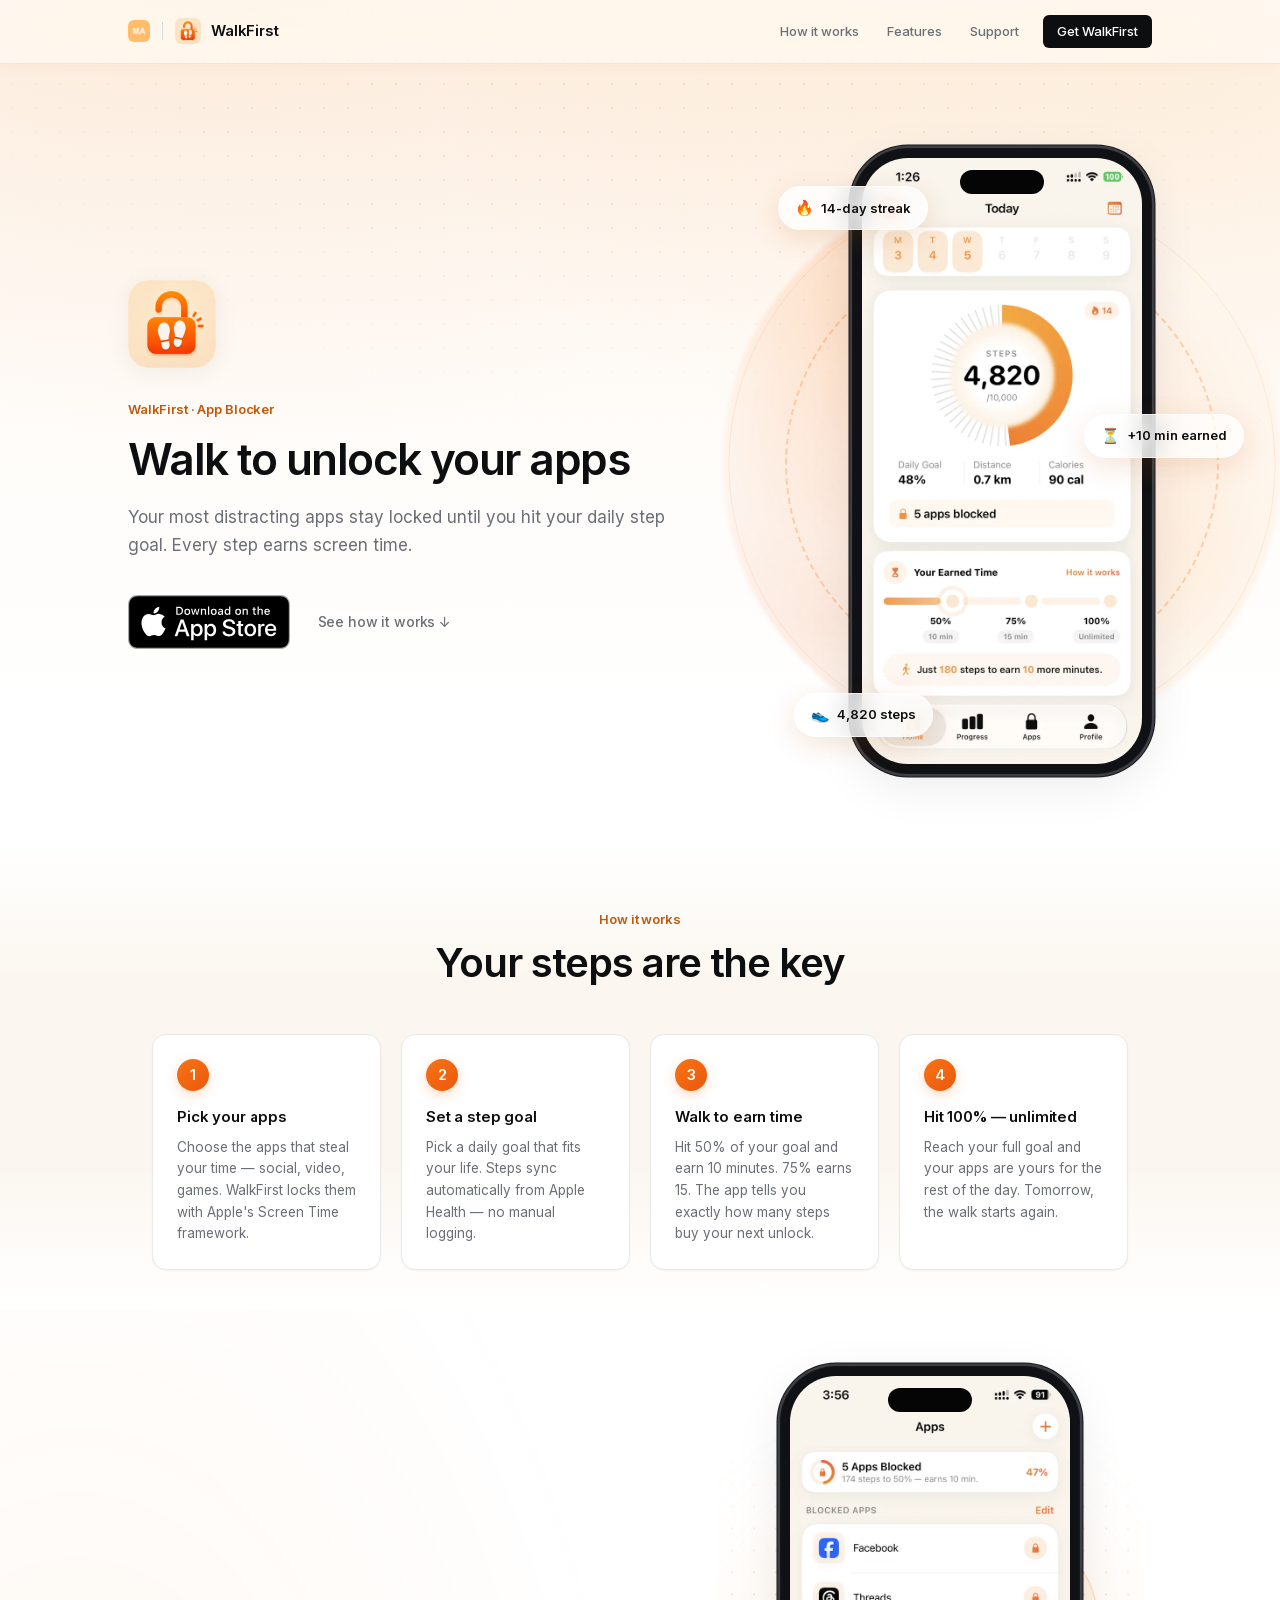
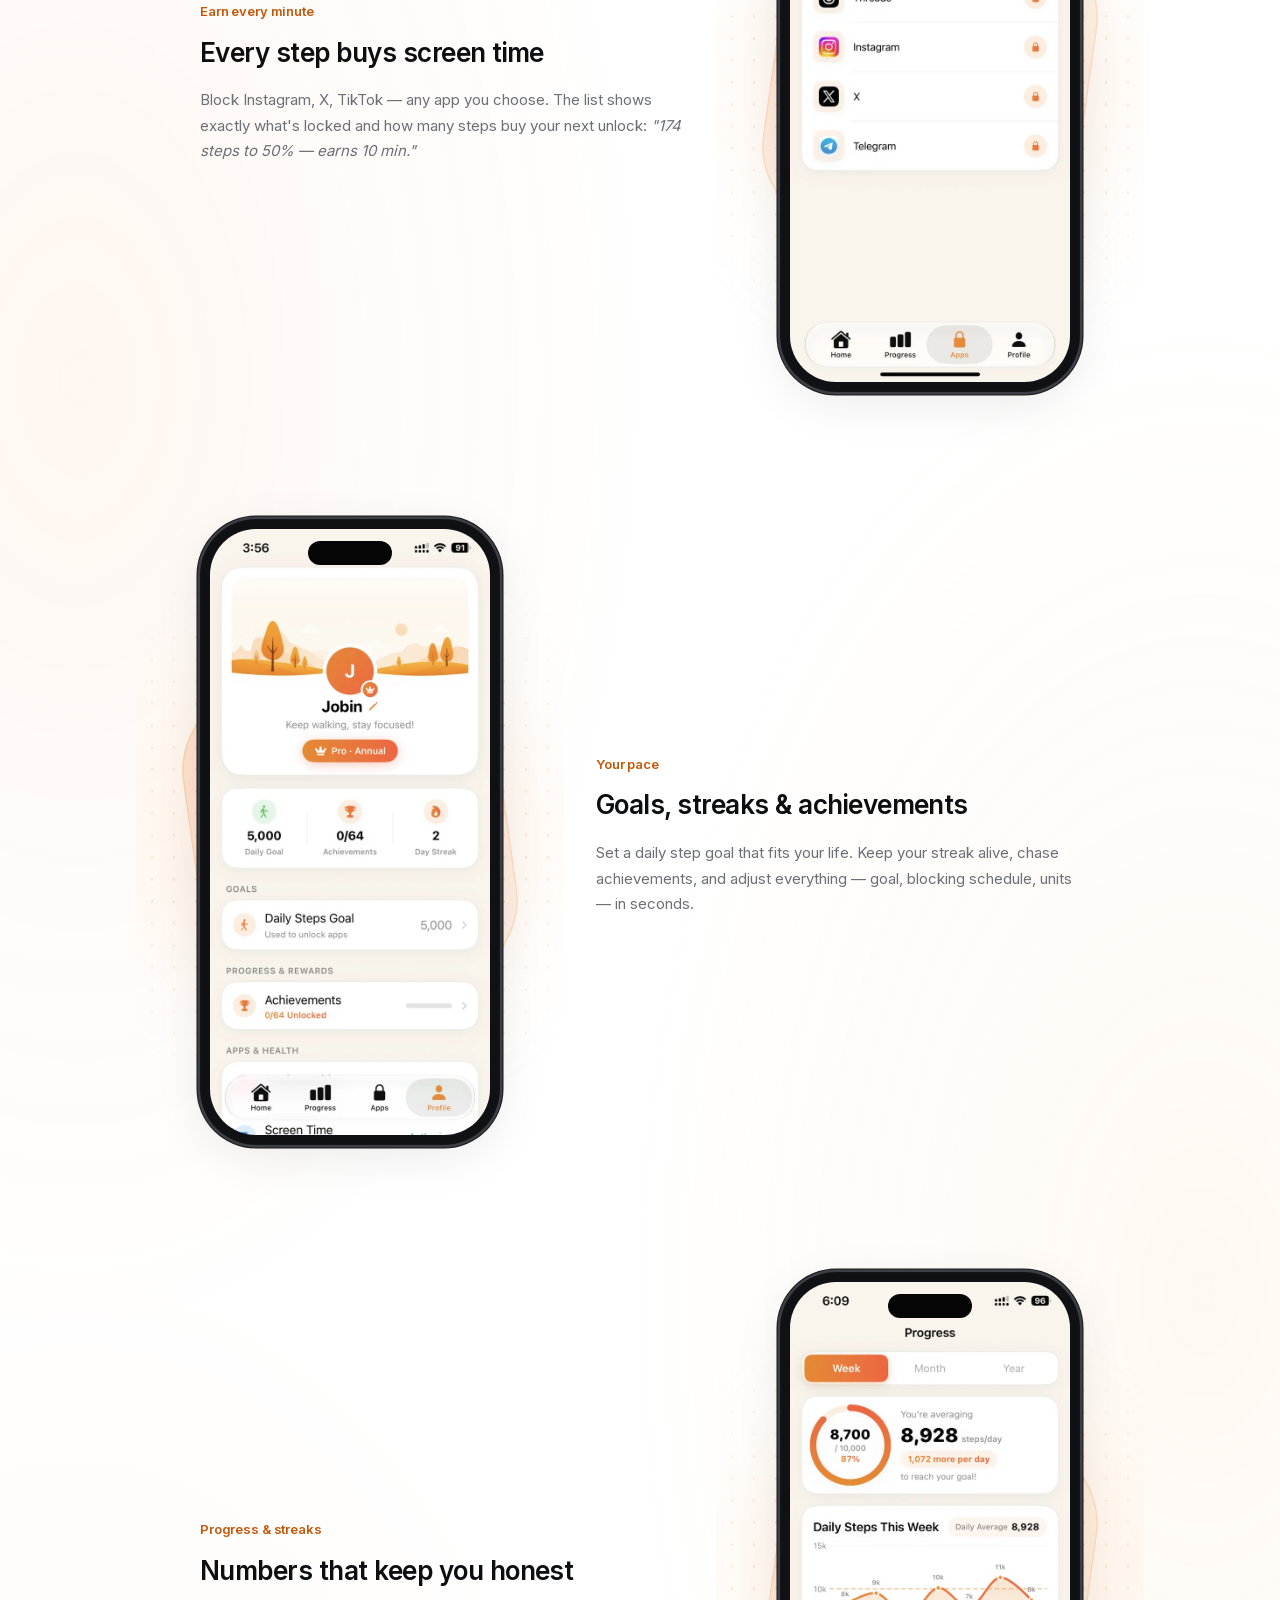
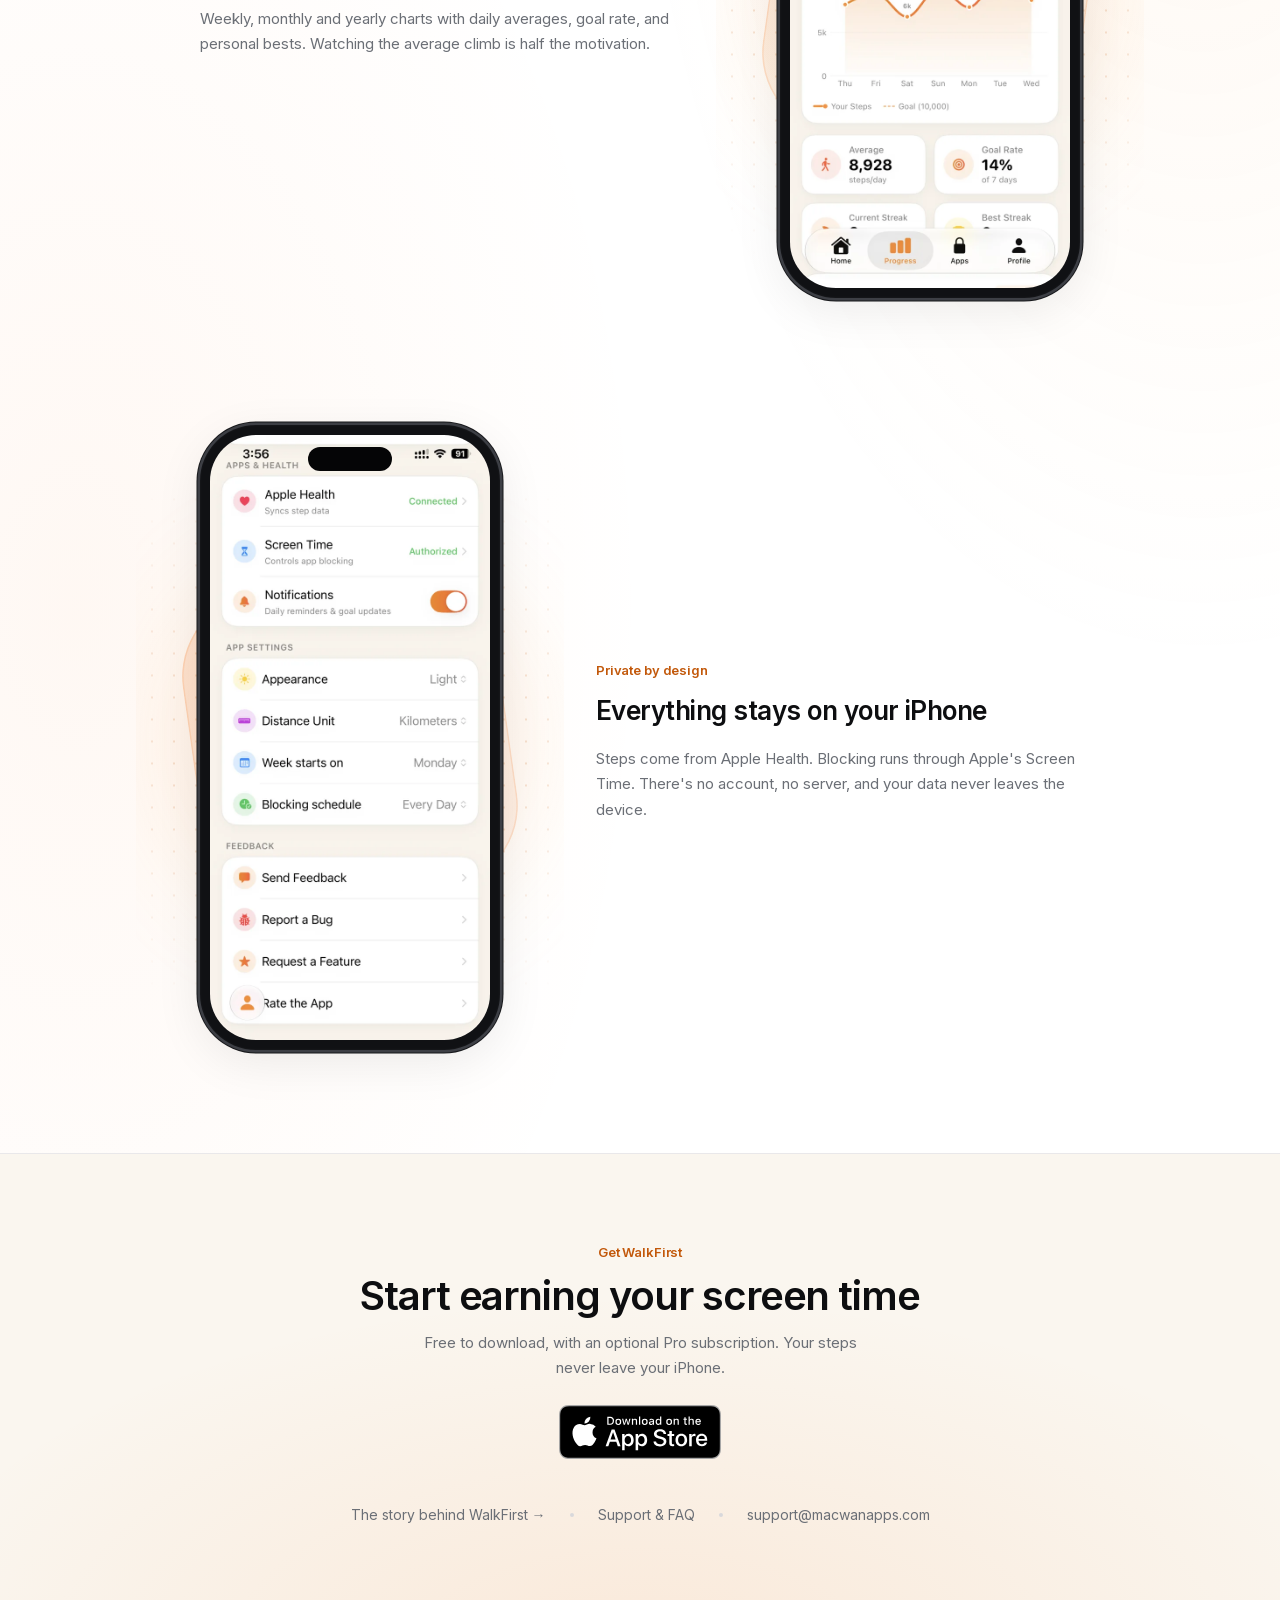
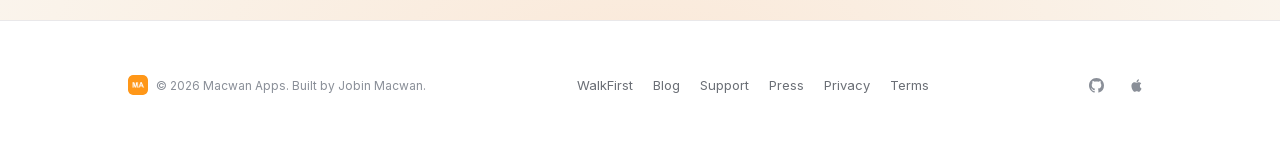
<file: index.html>
<!DOCTYPE html>
<html lang="en">
<head>
<meta charset="UTF-8">
<meta name="viewport" content="width=device-width, initial-scale=1.0">
<meta name="apple-itunes-app" content="app-id=6758828207">
<title>WalkFirst – Walk to Unlock Apps | Macwan Apps</title>
<meta name="description" content="WalkFirst is an app blocker that makes you earn screen time: your most distracting apps stay locked until you hit your daily step goal.">
<link rel="canonical" href="https://macwanapps.com/apps/walkfirst/">
<meta property="og:title" content="WalkFirst – Walk to Unlock Apps">
<meta property="og:description" content="An app blocker that makes you earn screen time: apps stay locked until you hit your step goal.">
<meta name="twitter:card" content="summary_large_image">
<meta property="og:site_name" content="Macwan Apps">
<meta property="og:locale" content="en_US">
<meta property="og:type" content="website">
<meta property="og:url" content="https://macwanapps.com/apps/walkfirst/">
<meta property="og:image" content="https://macwanapps.com/images/wf-og-card.png">
<meta property="og:image:width" content="1200">
<meta property="og:image:height" content="630">
<link rel="alternate" type="application/rss+xml" title="Macwan Apps Blog" href="https://macwanapps.com/feed.xml">
<link rel="icon" type="image/png" sizes="32x32" href="/images/ma-favicon-32x32.png">
<link rel="icon" type="image/png" sizes="16x16" href="/images/ma-favicon-16x16.png">
<link rel="apple-touch-icon" sizes="180x180" href="/images/ma-apple-touch-icon.png">
<link rel="stylesheet" href="/css/site.css">
<noscript><style>.fade-in, .fade-in-left { opacity: 1; transform: none; filter: none; }</style></noscript>
<script type="application/ld+json">
{
  "@context": "https://schema.org",
  "@type": "SoftwareApplication",
  "name": "Walk to Unlock Apps: WalkFirst",
  "operatingSystem": "iOS",
  "applicationCategory": "HealthApplication",
  "url": "https://macwanapps.com/apps/walkfirst/",
  "installUrl": "https://apps.apple.com/app/walkfirst-earn-screen-time/id6758828207",
  "description": "An app blocker that makes you earn screen time: your most distracting apps stay locked until you hit your daily step goal.",
  "author": { "@type": "Organization", "@id": "https://macwanapps.com/#org", "name": "Macwan Apps" },
  "offers": { "@type": "Offer", "price": "0", "priceCurrency": "USD" }
}
</script>
<script type="application/ld+json">
{
  "@context": "https://schema.org",
  "@type": "BreadcrumbList",
  "itemListElement": [
    {
      "@type": "ListItem",
      "position": 1,
      "name": "Home",
      "item": "https://macwanapps.com/"
    },
    {
      "@type": "ListItem",
      "position": 2,
      "name": "Apps",
      "item": "https://macwanapps.com/#apps"
    },
    {
      "@type": "ListItem",
      "position": 3,
      "name": "WalkFirst",
      "item": "https://macwanapps.com/apps/walkfirst/"
    }
  ]
}
</script>
<script src="/js/analytics.js" defer></script>
</head>
<body class="theme-walkfirst">

<nav>
  <div class="nav-inner">
    <span class="brand-group">
      <a href="https://macwanapps.com/" class="nav-home" aria-label="Macwan Apps home" title="Macwan Apps"><img src="/images/ma-apple-touch-icon.png" alt="Macwan Apps"></a>
      <span class="nav-sep" aria-hidden="true"></span>
      <a href="https://macwanapps.com/" class="brand"><img src="/images/walkfirst-icon.png" alt="WalkFirst">WalkFirst</a>
    </span>
    <button class="hamburger" onclick="this.classList.toggle('open');document.querySelector('.nav-links').classList.toggle('open');" aria-label="Menu">
      <span></span><span></span><span></span>
    </button>
    <div class="nav-links">
      <a href="#how-it-works">How it works</a>
      <a href="#features">Features</a>
      <a href="https://macwanapps.com/support/">Support</a>
      <a href="https://apps.apple.com/app/walkfirst-earn-screen-time/id6758828207" class="nav-cta">Get WalkFirst</a>
    </div>
  </div>
</nav>

<section class="hero hero-sub hero-split">
  <div class="hero-split-inner">
    <div class="hero-split-text">
      <img src="/images/walkfirst-icon.png" alt="WalkFirst app icon" class="hero-anim stagger-1" style="width: 88px; height: 88px; border-radius: 20px; margin-bottom: 24px; box-shadow: var(--shadow-md);">
      <div class="role hero-anim stagger-2">WalkFirst &middot; App Blocker</div>
      <h1 class="hero-anim stagger-2">Walk to unlock your apps</h1>
      <p class="subtitle hero-anim stagger-3" style="margin-top: 20px;">Your most distracting apps stay locked until you hit your daily step goal. Every step earns screen time.</p>
      <div class="hero-actions hero-anim stagger-4">
        <a href="https://apps.apple.com/app/walkfirst-earn-screen-time/id6758828207" class="appstore-badge-link">
          <img src="/images/app-store-badge.svg" alt="Download on the App Store" width="162" height="54">
        </a>
        <a href="#how-it-works" class="btn-secondary">See how it works &darr;</a>
      </div>
    </div>
    <div class="hero-split-shot hero-anim stagger-4">
      <div class="deco-rings" aria-hidden="true"></div>
      <div class="phone-frame">
        <img src="/images/wf19-home.webp" alt="WalkFirst home screen with step ring, blocked apps and earned time" width="280" height="606">
      </div>
      <div class="float-chip chip-1" aria-hidden="true"><span class="chip-ico">&#128293;</span> 14-day streak</div>
      <div class="float-chip chip-2" aria-hidden="true"><span class="chip-ico">&#9203;</span> +10 min earned</div>
      <div class="float-chip chip-3" aria-hidden="true"><span class="chip-ico">&#128095;</span> 4,820 steps</div>
    </div>
  </div>
</section>


<!-- How it works -->
<section class="how-section" id="how-it-works">
  <div class="section-label fade-in">How it works</div>
  <h2 class="section-title fade-in delay-1">Your steps are the key</h2>
  <div class="how-grid">
    <div class="how-step fade-in delay-1">
      <div class="step-num">1</div>
      <h3>Pick your apps</h3>
      <p>Choose the apps that steal your time — social, video, games. WalkFirst locks them with Apple's Screen Time framework.</p>
    </div>
    <div class="how-step fade-in delay-1">
      <div class="step-num">2</div>
      <h3>Set a step goal</h3>
      <p>Pick a daily goal that fits your life. Steps sync automatically from Apple Health — no manual logging.</p>
    </div>
    <div class="how-step fade-in delay-2">
      <div class="step-num">3</div>
      <h3>Walk to earn time</h3>
      <p>Hit 50% of your goal and earn 10 minutes. 75% earns 15. The app tells you exactly how many steps buy your next unlock.</p>
    </div>
    <div class="how-step fade-in delay-2">
      <div class="step-num">4</div>
      <h3>Hit 100% — unlimited</h3>
      <p>Reach your full goal and your apps are yours for the rest of the day. Tomorrow, the walk starts again.</p>
    </div>
  </div>
</section>

<!-- Features -->
<section class="features-section" id="features">
  <div class="feature-row fade-in">
    <div class="feature-text">
      <div class="section-label">Earn every minute</div>
      <h3>Every step buys screen time</h3>
      <p>Block Instagram, X, TikTok — any app you choose. The list shows exactly what's locked and how many steps buy your next unlock: <em>"174 steps to 50% — earns 10 min."</em></p>
    </div>
    <div class="feature-shot">
      <div class="phone-frame">
        <img src="/images/wf19-apps.webp" alt="WalkFirst blocked apps list showing steps needed for the next unlock" loading="lazy" width="280" height="606">
      </div>
    </div>
  </div>
  <div class="feature-row reverse fade-in">
    <div class="feature-text">
      <div class="section-label">Your pace</div>
      <h3>Goals, streaks &amp; achievements</h3>
      <p>Set a daily step goal that fits your life. Keep your streak alive, chase achievements, and adjust everything — goal, blocking schedule, units — in seconds.</p>
    </div>
    <div class="feature-shot">
      <div class="phone-frame">
        <img src="/images/wf19-profile.webp" alt="WalkFirst profile screen with daily goal, achievements and streak" loading="lazy" width="280" height="606">
      </div>
    </div>
  </div>
  <div class="feature-row fade-in">
    <div class="feature-text">
      <div class="section-label">Progress &amp; streaks</div>
      <h3>Numbers that keep you honest</h3>
      <p>Weekly, monthly and yearly charts with daily averages, goal rate, and personal bests. Watching the average climb is half the motivation.</p>
    </div>
    <div class="feature-shot">
      <div class="phone-frame">
        <img src="/images/wf19-progress.webp" alt="WalkFirst progress screen with weekly step chart and averages" loading="lazy" width="280" height="606">
      </div>
    </div>
  </div>
  <div class="feature-row reverse fade-in">
    <div class="feature-text">
      <div class="section-label">Private by design</div>
      <h3>Everything stays on your iPhone</h3>
      <p>Steps come from Apple Health. Blocking runs through Apple's Screen Time. There's no account, no server, and your data never leaves the device.</p>
    </div>
    <div class="feature-shot">
      <div class="phone-frame">
        <img src="/images/wf19-settings.webp" alt="WalkFirst settings showing Apple Health connected and Screen Time authorized" loading="lazy" width="280" height="606">
      </div>
    </div>
  </div>
</section>

<section class="contact-section fade-in">
  <div class="section-label">Get WalkFirst</div>
  <h2 class="section-title">Start earning your screen time</h2>
  <p class="cta-sub">Free to download, with an optional Pro subscription. Your steps never leave your iPhone.</p>
  <a href="https://apps.apple.com/app/walkfirst-earn-screen-time/id6758828207" class="appstore-badge-link">
    <img src="/images/app-store-badge.svg" alt="Download on the App Store" width="162" height="54">
  </a>
  <div class="cta-links">
    <a href="https://macwanapps.com/blog/introducing-walkfirst/">The story behind WalkFirst &rarr;</a>
    <span class="dot-sep" aria-hidden="true"></span>
    <a href="https://macwanapps.com/support/">Support &amp; FAQ</a>
    <span class="dot-sep" aria-hidden="true"></span>
    <a href="mailto:support@macwanapps.com">support@macwanapps.com</a>
  </div>
</section>

<footer>
  <div class="footer-inner">
    <div class="footer-brand">
      <img src="/images/ma-apple-touch-icon.png" alt="Macwan Apps">
      &copy; 2026 Macwan Apps. Built by Jobin Macwan.
    </div>
    <div class="footer-links">
      <a href="/">WalkFirst</a>
      <a href="https://macwanapps.com/blog/">Blog</a>
      <a href="https://macwanapps.com/support/">Support</a>
      <a href="https://macwanapps.com/press/">Press</a>
      <a href="https://macwanapps.com/privacy/">Privacy</a>
      <a href="https://macwanapps.com/terms/">Terms</a>
    </div>
    <div class="footer-social">
      <a href="https://github.com/jobinmacwan" aria-label="GitHub">
        <svg viewBox="0 0 24 24"><path d="M12 0C5.37 0 0 5.37 0 12c0 5.31 3.435 9.795 8.205 11.385.6.105.825-.255.825-.57 0-.285-.015-1.23-.015-2.235-3.015.555-3.795-.735-4.035-1.41-.135-.345-.72-1.41-1.23-1.695-.42-.225-1.02-.78-.015-.795.945-.015 1.62.87 1.845 1.23 1.08 1.815 2.805 1.305 3.495.99.105-.78.42-1.305.765-1.605-2.67-.3-5.46-1.335-5.46-5.925 0-1.305.465-2.385 1.23-3.225-.12-.3-.54-1.53.12-3.18 0 0 1.005-.315 3.3 1.23.96-.27 1.98-.405 3-.405s2.04.135 3 .405c2.295-1.56 3.3-1.23 3.3-1.23.66 1.65.24 2.88.12 3.18.765.84 1.23 1.905 1.23 3.225 0 4.605-2.805 5.625-5.475 5.925.435.375.81 1.095.81 2.22 0 1.605-.015 2.895-.015 3.3 0 .315.225.69.825.57A12.02 12.02 0 0024 12c0-6.63-5.37-12-12-12z"/></svg>
      </a>
      <a href="https://apps.apple.com/developer/jobin-macwan/id1842789098" aria-label="App Store developer page">
        <svg viewBox="0 0 24 24"><path d="M18.71 19.5c-.83 1.24-1.71 2.45-3.05 2.47-1.34.03-1.77-.79-3.29-.79-1.53 0-2 .77-3.27.82-1.31.05-2.3-1.32-3.14-2.53C4.25 17 2.94 12.45 4.7 9.39c.87-1.52 2.43-2.48 4.12-2.51 1.28-.02 2.5.87 3.29.87.78 0 2.26-1.07 3.8-.91.65.03 2.47.26 3.64 1.98-.09.06-2.17 1.28-2.15 3.81.03 3.02 2.65 4.03 2.68 4.04-.03.07-.42 1.44-1.38 2.83M13 3.5c.73-.83 1.94-1.46 2.94-1.5.13 1.17-.34 2.35-1.04 3.19-.69.85-1.83 1.51-2.95 1.42-.15-1.15.41-2.35 1.05-3.11z"/></svg>
      </a>
    </div>
  </div>
</footer>

<script src="/js/site.js"></script>

</body>
</html>
</file>
<file: css/site.css>
/* Macwan Apps — shared design system (Linear-inspired, light theme) */

/* Self-hosted Inter (latin subset) */
@font-face { font-family: 'Inter'; font-style: normal; font-weight: 400; font-display: swap; src: url('/fonts/inter-400.woff2') format('woff2'); }
@font-face { font-family: 'Inter'; font-style: normal; font-weight: 500; font-display: swap; src: url('/fonts/inter-500.woff2') format('woff2'); }
@font-face { font-family: 'Inter'; font-style: normal; font-weight: 600; font-display: swap; src: url('/fonts/inter-600.woff2') format('woff2'); }
@font-face { font-family: 'Inter'; font-style: normal; font-weight: 700; font-display: swap; src: url('/fonts/inter-700.woff2') format('woff2'); }


* { margin: 0; padding: 0; box-sizing: border-box; }

:root {
  --bg: #ffffff;
  --bg-alt: #f9f8f9;
  --bg-card: #ffffff;
  --text: #0d0e10;
  --text-secondary: #3e4249;
  --text-muted: #6b6f76;
  --text-light: #8a8f98;
  --border: #e9e8ea;
  --border-strong: #d9d8db;
  --accent: #5e6ad2;
  --accent-hover: #6e79d6;
  --accent-soft: rgba(94, 106, 210, 0.08);
  --nav-bg: rgba(255, 255, 255, 0.8);
  --shadow-sm: 0 1px 2px rgba(0, 0, 0, 0.04);
  --shadow-md: 0 4px 24px rgba(0, 0, 0, 0.06);
  --shadow-lg: 0 12px 48px rgba(0, 0, 0, 0.08);
  --btn-text: #ffffff;
  --btn-hover: #2a2c33;
  color-scheme: light;
}

html { scroll-behavior: smooth; }

body {
  font-family: 'Inter', -apple-system, BlinkMacSystemFont, 'SF Pro Display', 'Helvetica Neue', Arial, sans-serif;
  color: var(--text);
  background: var(--bg);
  -webkit-font-smoothing: antialiased;
  text-rendering: optimizeLegibility;
  overflow-x: hidden;
  line-height: 1.6;
  font-size: 15px;
}

::selection { background: var(--accent-soft); }

/* ---------- Animations ---------- */

.fade-in {
  opacity: 0;
  transform: translateY(24px);
  transition:
    opacity 0.9s cubic-bezier(0.16, 1, 0.3, 1),
    transform 0.9s cubic-bezier(0.16, 1, 0.3, 1);
}
.fade-in.visible {
  opacity: 1;
  transform: translateY(0);
}
.fade-in.delay-1 { transition-delay: 0.1s; }
.fade-in.delay-2 { transition-delay: 0.2s; }
.fade-in.delay-3 { transition-delay: 0.3s; }

/* Slide-in-from-left variant (timeline items) */
.fade-in-left {
  opacity: 0;
  transform: translateX(-28px);
  transition:
    opacity 0.9s cubic-bezier(0.16, 1, 0.3, 1),
    transform 0.9s cubic-bezier(0.16, 1, 0.3, 1);
}
.fade-in-left.visible {
  opacity: 1;
  transform: translateX(0);
}
.fade-in-left.delay-1 { transition-delay: 0.1s; }
.fade-in-left.delay-2 { transition-delay: 0.2s; }
.fade-in-left.delay-3 { transition-delay: 0.3s; }

@keyframes heroIn {
  from { opacity: 0; transform: translateY(24px); }
  to   { opacity: 1; transform: translateY(0); }
}
.hero-anim {
  opacity: 0;
  animation: heroIn 1s cubic-bezier(0.16, 1, 0.3, 1) forwards;
}
.hero-anim.stagger-1 { animation-delay: 0.1s; }
.hero-anim.stagger-2 { animation-delay: 0.25s; }
.hero-anim.stagger-3 { animation-delay: 0.4s; }
.hero-anim.stagger-4 { animation-delay: 0.55s; }
.hero-anim.stagger-5 { animation-delay: 0.7s; }

@media (prefers-reduced-motion: reduce) {
  .fade-in, .fade-in-left, .hero-anim {
    opacity: 1;
    transform: none;
    filter: none;
    transition: none;
    animation: none;
  }
  .exp-card.current::before { animation: none; }
  html { scroll-behavior: auto; }
}

/* ?noanim=1 — same as reduced motion (debugging / screenshots) */
html.noanim .fade-in, html.noanim .fade-in-left, html.noanim .hero-anim {
  opacity: 1;
  transform: none;
  filter: none;
  transition: none;
  animation: none;
}

/* ---------- Nav ---------- */

nav {
  background: transparent;
  backdrop-filter: blur(20px) saturate(1.5);
  -webkit-backdrop-filter: blur(20px) saturate(1.5);
  border-bottom: 1px solid transparent;
  padding: 0 24px;
  position: fixed;
  top: 0; left: 0; right: 0;
  z-index: 100;
  height: 64px;
  display: flex;
  align-items: center;
  transition: background 0.3s ease, border-color 0.3s ease;
}
nav.scrolled {
  background: var(--nav-bg);
  border-bottom-color: var(--border);
}
nav .nav-inner {
  max-width: 1024px;
  width: 100%;
  margin: 0 auto;
  display: flex;
  align-items: center;
  justify-content: space-between;
}
nav .brand {
  font-size: 15px;
  font-weight: 600;
  color: var(--text);
  text-decoration: none;
  display: flex;
  align-items: center;
  gap: 10px;
  letter-spacing: -0.01em;
}
nav .brand img {
  width: 26px;
  height: 26px;
  border-radius: 6px;
}
nav .nav-links {
  display: flex;
  align-items: center;
  gap: 4px;
  list-style: none;
}
nav .nav-links a {
  text-decoration: none;
  color: var(--text-muted);
  font-size: 13px;
  font-weight: 500;
  transition: color 0.15s, background 0.15s;
  padding: 6px 12px;
  border-radius: 6px;
}
nav .nav-links a:hover { color: var(--text); background: var(--bg-alt); }
nav .nav-links a.active { color: var(--text); }
nav .nav-links a.nav-cta {
  color: var(--btn-text);
  background: var(--text);
  margin-left: 8px;
  padding: 6px 14px;
}
nav .nav-links a.nav-cta:hover { background: var(--btn-hover); }

.hamburger {
  display: none;
  background: none;
  border: none;
  cursor: pointer;
  padding: 8px;
  flex-direction: column;
  gap: 5px;
}
.hamburger span {
  display: block;
  width: 18px;
  height: 1.5px;
  background: var(--text);
  border-radius: 2px;
  transition: all 0.3s;
}
.hamburger.open span:nth-child(1) { transform: rotate(45deg) translate(5px, 4px); }
.hamburger.open span:nth-child(2) { opacity: 0; }
.hamburger.open span:nth-child(3) { transform: rotate(-45deg) translate(5px, -4px); }

@media (max-width: 768px) {
  .hamburger { display: flex; }
  nav .nav-links {
    display: none;
    position: absolute;
    top: 64px;
    left: 0; right: 0;
    background: var(--bg);
    box-shadow: var(--shadow-md);
    flex-direction: column;
    align-items: stretch;
    padding: 12px 16px 20px;
    border-bottom: 1px solid var(--border);
    gap: 2px;
  }
  nav .nav-links.open { display: flex; }
  nav .nav-links a { padding: 10px 12px; font-size: 14px; }
  nav .nav-links a.nav-cta { margin: 8px 0 0; text-align: center; }
}

/* ---------- Hero ---------- */

.hero {
  padding: 168px 24px 96px;
  text-align: center;
  background:
    radial-gradient(ellipse 60% 50% at 50% -10%, rgba(94, 106, 210, 0.09), transparent),
    var(--bg);
  position: relative;
}
.hero-pill {
  display: inline-flex;
  align-items: center;
  gap: 8px;
  font-size: 13px;
  font-weight: 500;
  color: var(--text-muted);
  border: 1px solid var(--border);
  background: var(--bg);
  border-radius: 999px;
  padding: 5px 14px 5px 8px;
  margin-bottom: 28px;
  text-decoration: none;
  transition: border-color 0.15s, color 0.15s;
  box-shadow: var(--shadow-sm);
}
.hero-pill:hover { border-color: var(--border-strong); color: var(--text); }
.hero-pill .pill-tag {
  background: var(--accent-soft);
  color: var(--accent);
  font-size: 11px;
  font-weight: 600;
  padding: 2px 8px;
  border-radius: 999px;
  letter-spacing: 0.01em;
}
.hero h1 {
  font-size: 64px;
  font-weight: 600;
  letter-spacing: -0.035em;
  line-height: 1.06;
  margin-bottom: 20px;
  color: var(--text);
}
.hero .subtitle {
  font-size: 17px;
  color: var(--text-muted);
  max-width: 560px;
  margin: 0 auto 36px;
  line-height: 1.65;
  font-weight: 400;
}
.hero-actions {
  display: flex;
  gap: 12px;
  justify-content: center;
  align-items: center;
  flex-wrap: wrap;
}

/* Compact hero for subpages */
.hero.hero-sub { padding: 148px 24px 56px; }
.hero.hero-sub h1 { font-size: 44px; }

/* Hero product preview */
.hero-preview { margin-top: 64px; }
.hero-preview .phone-frame { max-width: 82vw; }
.hero-preview .phone-frame img { max-width: 100%; }

/* ---------- Buttons ---------- */

.btn-primary {
  display: inline-flex;
  align-items: center;
  gap: 8px;
  background: var(--text);
  color: var(--btn-text);
  font-size: 14px;
  font-weight: 500;
  padding: 10px 20px;
  border-radius: 8px;
  text-decoration: none;
  transition: background 0.15s, transform 0.15s;
  letter-spacing: -0.01em;
  border: none;
  cursor: pointer;
}
.btn-primary:hover { background: var(--btn-hover); }
.btn-primary svg { width: 15px; height: 15px; fill: var(--btn-text); }
.btn-secondary {
  display: inline-flex;
  align-items: center;
  gap: 6px;
  color: var(--text-muted);
  font-size: 14px;
  font-weight: 500;
  padding: 10px 16px;
  border-radius: 8px;
  text-decoration: none;
  transition: color 0.15s, background 0.15s;
  letter-spacing: -0.01em;
}
.btn-secondary:hover { color: var(--text); background: var(--bg-alt); }

/* ---------- Sections ---------- */

.section-label {
  font-size: 13px;
  font-weight: 600;
  color: var(--accent);
  margin-bottom: 10px;
  text-align: center;
  letter-spacing: -0.01em;
}
.section-title {
  font-size: 40px;
  font-weight: 600;
  letter-spacing: -0.028em;
  text-align: center;
  margin-bottom: 12px;
  line-height: 1.15;
  color: var(--text);
}
.section-subtitle {
  font-size: 16px;
  color: var(--text-muted);
  text-align: center;
  max-width: 520px;
  margin: 0 auto 56px;
  line-height: 1.65;
}

/* ---------- Keyline grid (values) ---------- */

.values-section { padding: 24px 24px 88px; }
.values-grid {
  display: grid;
  grid-template-columns: repeat(3, 1fr);
  max-width: 900px;
  margin: 0 auto;
  border: 1px solid var(--border);
  border-radius: 12px;
  overflow: hidden;
  background: var(--bg);
}
.value-item {
  padding: 28px 28px 30px;
  border-right: 1px solid var(--border);
  transition: background 0.2s;
}
.value-item:last-child { border-right: none; }
.value-item:hover { background: var(--bg-alt); }
.value-icon {
  width: 36px;
  height: 36px;
  border-radius: 8px;
  background: var(--accent-soft);
  display: flex;
  align-items: center;
  justify-content: center;
  margin-bottom: 16px;
}
.value-icon svg {
  width: 18px; height: 18px;
  stroke: var(--accent); fill: none;
  stroke-width: 1.8; stroke-linecap: round; stroke-linejoin: round;
}

/* Icon color variants — soft tinted tile + matching stroke */
.icon-indigo { background: rgba(94, 106, 210, 0.10); }
.icon-indigo svg { stroke: #5e6ad2; }
.icon-green  { background: rgba(35, 165, 90, 0.10); }
.icon-green svg  { stroke: #1d9d54; }
.icon-amber  { background: rgba(234, 158, 8, 0.12); }
.icon-amber svg  { stroke: #d98a06; }
.icon-blue   { background: rgba(59, 130, 246, 0.10); }
.icon-blue svg   { stroke: #3b82f6; }
.icon-purple { background: rgba(139, 92, 246, 0.10); }
.icon-purple svg { stroke: #8b5cf6; }
.icon-pink   { background: rgba(236, 72, 153, 0.10); }
.icon-pink svg   { stroke: #db2777; }
.icon-teal   { background: rgba(20, 184, 166, 0.10); }
.icon-teal svg   { stroke: #0d9488; }
.icon-orange { background: rgba(249, 115, 22, 0.10); }
.icon-orange svg { stroke: #ea7317; }
.value-item h3 {
  font-size: 14px;
  font-weight: 600;
  margin-bottom: 6px;
  letter-spacing: -0.01em;
  color: var(--text);
}
.value-item p {
  font-size: 13px;
  color: var(--text-muted);
  line-height: 1.6;
}
@media (max-width: 700px) {
  .values-grid { grid-template-columns: 1fr; }
  .value-item { border-right: none; border-bottom: 1px solid var(--border); }
  .value-item:last-child { border-bottom: none; }
}

/* ---------- Stats strip ---------- */

.stats-section {
  padding: 0 24px 88px;
}
.stats-grid {
  display: grid;
  grid-template-columns: repeat(4, 1fr);
  max-width: 900px;
  margin: 0 auto;
  border: 1px solid var(--border);
  border-radius: 12px;
  overflow: hidden;
}
.stat-item {
  padding: 26px 20px 24px;
  text-align: center;
  border-right: 1px solid var(--border);
  background: var(--bg);
}
.stat-item:last-child { border-right: none; }
.stat-icon {
  width: 32px;
  height: 32px;
  border-radius: 8px;
  display: flex;
  align-items: center;
  justify-content: center;
  margin: 0 auto 12px;
}
.stat-icon svg {
  width: 16px; height: 16px;
  fill: none;
  stroke-width: 1.8; stroke-linecap: round; stroke-linejoin: round;
}
.stat-value {
  font-size: 26px;
  font-weight: 600;
  letter-spacing: -0.02em;
  color: var(--text);
  margin-bottom: 2px;
}
.stat-label {
  font-size: 12px;
  color: var(--text-muted);
}
@media (max-width: 700px) {
  .stats-grid { grid-template-columns: repeat(2, 1fr); }
  .stat-item { border-bottom: 1px solid var(--border); }
  .stat-item:nth-child(2n) { border-right: none; }
  .stat-item:nth-child(n+3) { border-bottom: none; }
}

/* ---------- App cards ---------- */

.apps-section {
  padding: 88px 24px;
  max-width: 1024px;
  margin: 0 auto;
  border-top: 1px solid var(--border);
}
.apps-grid {
  display: grid;
  grid-template-columns: repeat(auto-fit, minmax(340px, 1fr));
  gap: 20px;
  max-width: 880px;
  margin: 0 auto;
}
.app-card {
  background: var(--bg-card);
  border: 1px solid var(--border);
  border-radius: 14px;
  padding: 0;
  text-align: left;
  transition: border-color 0.2s, box-shadow 0.2s, transform 0.2s;
  text-decoration: none;
  color: inherit;
  display: flex;
  flex-direction: column;
  cursor: pointer;
  overflow: hidden;
  box-shadow: var(--shadow-sm);
}
.app-card:hover {
  border-color: var(--border-strong);
  transform: translateY(-2px);
  box-shadow: var(--shadow-lg);
}
.app-card-inner { padding: 28px 28px 24px; flex: 1; }
.app-card .app-icon {
  width: 56px;
  height: 56px;
  border-radius: 14px;
  margin-bottom: 18px;
  box-shadow: var(--shadow-sm);
}
.app-card h3 {
  font-size: 18px;
  font-weight: 600;
  margin-bottom: 6px;
  letter-spacing: -0.015em;
}
.app-card .app-category {
  font-size: 12px;
  color: var(--text-light);
  margin-bottom: 10px;
}
.app-card .app-tagline {
  font-size: 14px;
  color: var(--text-muted);
  margin-bottom: 20px;
  line-height: 1.6;
}
.app-card-actions {
  display: flex;
  align-items: center;
  gap: 14px;
  flex-wrap: wrap;
}
.app-status {
  display: inline-flex;
  align-items: center;
  gap: 6px;
  background: rgba(52, 168, 83, 0.09);
  color: #1d7a3d;
  font-size: 11px;
  font-weight: 600;
  padding: 3px 10px;
  border-radius: 999px;
  letter-spacing: 0.02em;
  margin-bottom: 14px;
}
.app-status::before {
  content: '';
  width: 6px; height: 6px;
  border-radius: 50%;
  background: #34a853;
}
.app-preview {
  background: linear-gradient(180deg, var(--bg-alt), #f3f2f4);
  border-top: 1px solid var(--border);
  padding: 24px 24px 0;
  display: flex;
  gap: 14px;
  justify-content: center;
  overflow: hidden;
}
.app-preview img {
  width: 128px;
  height: auto;
  border-radius: 12px 12px 0 0;
  box-shadow: 0 -1px 24px rgba(0, 0, 0, 0.08);
  transition: transform 0.35s cubic-bezier(0.16, 1, 0.3, 1);
}
.app-card:hover .app-preview img { transform: translateY(-5px); }

/* Official Apple App Store badge (artwork must stay unmodified) */
.appstore-badge-img {
  display: block;
  height: 40px;
  width: auto;
}
.appstore-badge-link {
  display: inline-block;
  line-height: 0;
  transition: opacity 0.15s;
}
.appstore-badge-link:hover { opacity: 0.85; }
.appstore-badge-link img {
  height: 54px;
  width: auto;
}

.learn-more {
  font-size: 13px;
  color: var(--text-muted);
  font-weight: 500;
  transition: color 0.15s;
}
.app-card:hover .learn-more { color: var(--accent); }

.apps-footnote {
  text-align: center;
  margin-top: 32px;
  font-size: 14px;
  color: var(--text-muted);
}
.apps-footnote a { color: var(--accent); text-decoration: none; font-weight: 500; }
.apps-footnote a:hover { text-decoration: underline; }

/* ---------- Generic cards / pills ---------- */

.card {
  background: var(--bg-card);
  border: 1px solid var(--border);
  border-radius: 14px;
  padding: 28px;
  box-shadow: var(--shadow-sm);
  transition: border-color 0.2s, box-shadow 0.2s, transform 0.2s;
}
.card:hover {
  border-color: var(--border-strong);
  box-shadow: var(--shadow-md);
}
.tag {
  display: inline-block;
  background: var(--bg-alt);
  border: 1px solid var(--border);
  color: var(--text-secondary);
  padding: 4px 12px;
  border-radius: 999px;
  font-size: 13px;
  font-weight: 500;
}

/* ---------- About ---------- */

.about-section {
  padding: 88px 24px;
  background: var(--bg-alt);
  border-top: 1px solid var(--border);
  text-align: center;
}
.about-section .inner { max-width: 620px; margin: 0 auto; }
.about-section p {
  font-size: 16px;
  color: var(--text-secondary);
  line-height: 1.75;
  margin-bottom: 16px;
}
.about-card {
  display: grid;
  grid-template-columns: 260px 1fr;
  max-width: 860px;
  margin: 0 auto;
  background: var(--bg);
  border: 1px solid var(--border);
  border-radius: 16px;
  overflow: hidden;
  box-shadow: var(--shadow-sm);
  text-align: left;
}
.about-founder {
  padding: 36px 28px;
  border-right: 1px solid var(--border);
  background:
    radial-gradient(ellipse 90% 60% at 50% -10%, rgba(94, 106, 210, 0.06), transparent),
    var(--bg);
  display: flex;
  flex-direction: column;
  align-items: center;
  justify-content: center;
  text-align: center;
  gap: 4px;
}
.about-founder .hero-avatar {
  width: 72px;
  height: 72px;
  font-size: 26px;
  margin: 0 0 14px;
  animation: none;
}
.about-founder .founder-name {
  font-size: 16px;
  font-weight: 600;
  letter-spacing: -0.01em;
  color: var(--text);
}
.about-founder .founder-role {
  font-size: 12.5px;
  color: var(--text-muted);
  margin-bottom: 14px;
}
.about-text {
  padding: 36px 40px;
  display: flex;
  flex-direction: column;
  justify-content: center;
}
.about-text p {
  font-size: 15px;
  color: var(--text-secondary);
  line-height: 1.75;
  margin-bottom: 14px;
  text-align: left;
}
.about-text p:last-child { margin-bottom: 0; }
.about-chips {
  display: flex;
  gap: 8px;
  flex-wrap: wrap;
  margin-top: 18px;
}
@media (max-width: 700px) {
  .about-card { grid-template-columns: 1fr; }
  .about-founder { border-right: none; border-bottom: 1px solid var(--border); padding: 28px 24px; }
  .about-text { padding: 26px 26px 28px; }
}

/* ---------- Newsletter ---------- */

.newsletter-section {
  padding: 88px 24px;
  border-top: 1px solid var(--border);
  text-align: center;
}
.newsletter-form {
  display: flex;
  gap: 10px;
  max-width: 440px;
  margin: 0 auto;
}
.newsletter-form input {
  flex: 1;
  padding: 11px 16px;
  border: 1px solid var(--border);
  border-radius: 8px;
  font-size: 14px;
  font-family: inherit;
  outline: none;
  background: var(--bg);
  color: var(--text);
  transition: border-color 0.15s, box-shadow 0.15s;
}
.newsletter-form input:focus {
  border-color: var(--accent);
  box-shadow: 0 0 0 3px var(--accent-soft);
}
.newsletter-form input::placeholder { color: var(--text-light); }
.newsletter-note {
  font-size: 12px;
  color: var(--text-light);
  margin-top: 14px;
}
@media (max-width: 500px) { .newsletter-form { flex-direction: column; } }

/* ---------- Contact ---------- */

.contact-section {
  padding: 88px 24px;
  text-align: center;
  border-top: 1px solid var(--border);
}
.contact-btn {
  display: inline-flex;
  align-items: center;
  gap: 9px;
  background: var(--text);
  color: var(--btn-text);
  font-size: 14px;
  font-weight: 500;
  padding: 11px 22px;
  border-radius: 8px;
  text-decoration: none;
  transition: background 0.15s;
  letter-spacing: -0.01em;
  margin-top: 12px;
}
.contact-btn:hover { background: var(--btn-hover); }
.contact-btn svg { width: 16px; height: 16px; fill: var(--btn-text); }
.contact-hint {
  display: block;
  margin-top: 14px;
  font-size: 13px;
  color: var(--text-light);
}
.social-row {
  display: flex;
  gap: 8px;
  justify-content: center;
  margin-top: 28px;
}
.social-row a {
  display: flex;
  align-items: center;
  justify-content: center;
  width: 38px;
  height: 38px;
  border-radius: 8px;
  border: 1px solid var(--border);
  background: var(--bg);
  transition: border-color 0.15s, background 0.15s;
}
.social-row a:hover { border-color: var(--border-strong); background: var(--bg-alt); }
.social-row a svg { width: 16px; height: 16px; fill: var(--text-muted); transition: fill 0.15s; }
.social-row a:hover svg { fill: var(--text); }

/* ---------- Prose pages (legal, support, press) ---------- */

.prose-section {
  max-width: 720px;
  margin: 0 auto;
  padding: 24px 24px 88px;
}
.prose-section h2 {
  font-size: 22px;
  font-weight: 600;
  letter-spacing: -0.02em;
  margin: 40px 0 12px;
  color: var(--text);
}
.prose-section h3 {
  font-size: 16px;
  font-weight: 600;
  letter-spacing: -0.01em;
  margin: 28px 0 8px;
  color: var(--text);
}
.prose-section p {
  font-size: 15px;
  color: var(--text-secondary);
  line-height: 1.75;
  margin-bottom: 14px;
}
.prose-section ul, .prose-section ol {
  padding-left: 22px;
  margin-bottom: 14px;
}
.prose-section li {
  font-size: 15px;
  color: var(--text-secondary);
  line-height: 1.75;
  margin-bottom: 6px;
}
.prose-section li::marker { color: var(--accent); }
.prose-section a { color: var(--accent); text-decoration: none; }
.prose-section a:hover { text-decoration: underline; }
.prose-section .updated {
  font-size: 13px;
  color: var(--text-light);
  margin-bottom: 32px;
}
.prose-section hr {
  border: none;
  border-top: 1px solid var(--border);
  margin: 40px 0;
}

/* FAQ */
.faq-item {
  border: 1px solid var(--border);
  border-radius: 12px;
  margin-bottom: 10px;
  overflow: hidden;
  background: var(--bg);
}
.faq-item summary {
  padding: 16px 20px;
  font-size: 14px;
  font-weight: 500;
  color: var(--text);
  cursor: pointer;
  list-style: none;
  display: flex;
  justify-content: space-between;
  align-items: center;
  gap: 12px;
  transition: background 0.15s;
}
.faq-item summary:hover { background: var(--bg-alt); }
.faq-item summary::-webkit-details-marker { display: none; }
.faq-item summary::after {
  content: '+';
  font-size: 18px;
  color: var(--text-light);
  font-weight: 400;
  flex-shrink: 0;
  transition: transform 0.2s;
}
.faq-item[open] summary::after { transform: rotate(45deg); }
.faq-item .faq-answer {
  padding: 0 20px 16px;
  font-size: 14px;
  color: var(--text-muted);
  line-height: 1.7;
}
.faq-item .faq-answer a { color: var(--accent); text-decoration: none; }
.faq-item .faq-answer a:hover { text-decoration: underline; }

/* ---------- Profile page ---------- */

.hero-avatar {
  width: 88px;
  height: 88px;
  border-radius: 50%;
  margin: 0 auto 24px;
  display: flex;
  align-items: center;
  justify-content: center;
  background: linear-gradient(135deg, var(--accent), #8b94e8);
  color: white;
  font-size: 32px;
  font-weight: 600;
  letter-spacing: -0.02em;
  box-shadow: var(--shadow-md);
}
.hero .role {
  font-size: 13px;
  font-weight: 600;
  color: var(--accent);
  margin-bottom: 16px;
  letter-spacing: -0.01em;
}
.hero-chips {
  display: flex;
  gap: 8px;
  justify-content: center;
  flex-wrap: wrap;
  margin-top: 24px;
}
.hero-chip {
  display: inline-flex;
  align-items: center;
  gap: 6px;
  font-size: 12.5px;
  font-weight: 500;
  color: var(--text-muted);
  border: 1px solid var(--border);
  background: var(--bg);
  border-radius: 999px;
  padding: 5px 13px;
  box-shadow: var(--shadow-sm);
}
.hero-chip svg {
  width: 13px; height: 13px;
  stroke: var(--accent); fill: none;
  stroke-width: 2; stroke-linecap: round; stroke-linejoin: round;
}

.skills-section {
  padding: 88px 24px;
  max-width: 1024px;
  margin: 0 auto;
  border-top: 1px solid var(--border);
}
.skills-grid {
  display: grid;
  grid-template-columns: repeat(auto-fit, minmax(280px, 1fr));
  gap: 16px;
  max-width: 880px;
  margin: 0 auto;
}
.skill-card {
  background: var(--bg-card);
  border: 1px solid var(--border);
  border-radius: 14px;
  padding: 24px;
  box-shadow: var(--shadow-sm);
  transition: border-color 0.2s, box-shadow 0.2s;
}
.skill-card:hover { border-color: var(--border-strong); box-shadow: var(--shadow-md); }
.skill-card .value-icon { margin: 0 0 14px; }
.skill-card h3 {
  font-size: 15px;
  font-weight: 600;
  margin-bottom: 12px;
  letter-spacing: -0.01em;
}
.skill-tags { display: flex; flex-wrap: wrap; gap: 6px; }
.skill-tag {
  background: var(--bg-alt);
  border: 1px solid var(--border);
  color: var(--text-secondary);
  padding: 4px 10px;
  border-radius: 999px;
  font-size: 12px;
  font-weight: 500;
}

.experience-section {
  padding: 88px 24px;
  background: var(--bg-alt);
  border-top: 1px solid var(--border);
}
.experience-inner { max-width: 780px; margin: 0 auto; }
.timeline {
  display: flex;
  flex-direction: column;
  gap: 20px;
  max-width: 720px;
  margin: 0 auto;
  position: relative;
  padding-left: 28px;
}
.timeline::before {
  content: '';
  position: absolute;
  left: 5px;
  top: 12px;
  bottom: 12px;
  width: 2px;
  background: linear-gradient(180deg, var(--accent) 0%, var(--border) 60%, var(--border) 100%);
  border-radius: 2px;
}
.exp-card {
  background: var(--bg-card);
  border: 1px solid var(--border);
  border-radius: 14px;
  padding: 26px;
  box-shadow: var(--shadow-sm);
  transition: border-color 0.2s, box-shadow 0.2s;
  position: relative;
}
.exp-card::before {
  content: '';
  position: absolute;
  left: -28px;
  top: 40px;
  width: 12px;
  height: 12px;
  border-radius: 50%;
  background: var(--bg);
  border: 2px solid var(--border-strong);
  transform: translateX(-1px);
}
.exp-card.current::before {
  border-color: var(--accent);
  background: var(--accent);
  box-shadow: 0 0 0 4px var(--accent-soft);
  animation: pulse-dot 2.4s ease-in-out infinite;
}
@keyframes pulse-dot {
  0%, 100% { box-shadow: 0 0 0 4px var(--accent-soft); }
  50% { box-shadow: 0 0 0 9px rgba(94, 106, 210, 0.04); }
}
.exp-card:hover { border-color: var(--border-strong); box-shadow: var(--shadow-md); }
.exp-duration {
  font-size: 11px;
  font-weight: 600;
  color: var(--text-light);
  background: var(--bg-alt);
  border: 1px solid var(--border);
  padding: 2px 9px;
  border-radius: 999px;
}
.exp-card.current .exp-duration {
  color: var(--accent);
  background: var(--accent-soft);
  border-color: transparent;
}
.exp-top {
  display: flex;
  align-items: flex-start;
  justify-content: space-between;
  gap: 16px;
  margin-bottom: 14px;
  flex-wrap: wrap;
}
.exp-id {
  display: flex;
  align-items: center;
  gap: 14px;
  min-width: 0;
}
.exp-icon {
  width: 40px;
  height: 40px;
  border-radius: 10px;
  flex-shrink: 0;
  display: flex;
  align-items: center;
  justify-content: center;
}
.exp-icon svg {
  width: 19px; height: 19px;
  fill: none;
  stroke-width: 1.8; stroke-linecap: round; stroke-linejoin: round;
}
.exp-meta {
  display: flex;
  align-items: center;
  gap: 10px;
  flex-wrap: wrap;
}
.exp-dates {
  font-size: 12px;
  font-weight: 600;
  color: var(--accent);
  letter-spacing: 0.01em;
  white-space: nowrap;
}
.exp-card h3 {
  font-size: 16px;
  font-weight: 600;
  margin: 0;
  letter-spacing: -0.015em;
  line-height: 1.3;
}
.exp-company {
  font-size: 13px;
  color: var(--text-muted);
  font-weight: 500;
}
.exp-card p {
  font-size: 14px;
  color: var(--text-secondary);
  line-height: 1.7;
}
.exp-highlights {
  margin-top: 10px;
  padding-left: 0;
  list-style: none;
}
.exp-highlights li {
  font-size: 13.5px;
  color: var(--text-secondary);
  line-height: 1.65;
  margin-bottom: 8px;
  padding-left: 22px;
  position: relative;
}
.exp-highlights li::before {
  content: '';
  position: absolute;
  left: 2px;
  top: 7px;
  width: 7px;
  height: 7px;
  border-radius: 2px;
  background: var(--accent-soft);
  border: 1.5px solid var(--accent);
  opacity: 0.75;
}
.exp-tags {
  display: flex;
  flex-wrap: wrap;
  gap: 6px;
  margin-top: 16px;
  padding-top: 16px;
  border-top: 1px solid var(--border);
}
@media (max-width: 540px) {
  .exp-top { flex-direction: column; gap: 10px; }
}

.currently-section {
  padding: 88px 24px;
  max-width: 1024px;
  margin: 0 auto;
  border-top: 1px solid var(--border);
}
.currently-grid {
  display: grid;
  grid-template-columns: repeat(auto-fit, minmax(300px, 1fr));
  gap: 20px;
  max-width: 760px;
  margin: 0 auto;
}
.currently-badge {
  display: inline-flex;
  align-items: center;
  gap: 6px;
  font-size: 11px;
  font-weight: 600;
  padding: 3px 10px;
  border-radius: 999px;
  letter-spacing: 0.02em;
  margin-bottom: 14px;
  background: var(--accent-soft);
  color: var(--accent);
}
.currently-badge::before {
  content: '';
  width: 6px; height: 6px;
  border-radius: 50%;
  background: var(--accent);
}
.currently-badge.shipped {
  background: rgba(52, 168, 83, 0.09);
  color: #1d7a3d;
}
.currently-badge.shipped::before { background: #34a853; }
.currently-card {
  background: var(--bg-card);
  border: 1px solid var(--border);
  border-radius: 14px;
  padding: 36px 32px;
  max-width: 560px;
  margin: 0 auto;
  text-align: center;
  text-decoration: none;
  color: inherit;
  display: block;
  box-shadow: var(--shadow-sm);
  transition: border-color 0.2s, box-shadow 0.2s, transform 0.2s;
}
.currently-card:hover {
  border-color: var(--border-strong);
  transform: translateY(-2px);
  box-shadow: var(--shadow-lg);
}
.currently-card .app-icon {
  width: 64px;
  height: 64px;
  border-radius: 16px;
  margin: 0 auto 16px;
  display: block;
  box-shadow: var(--shadow-sm);
}
.currently-card h3 {
  font-size: 19px;
  font-weight: 600;
  margin-bottom: 6px;
  letter-spacing: -0.015em;
}
.currently-card .tagline {
  font-size: 14px;
  color: var(--text-muted);
  margin-bottom: 18px;
  line-height: 1.6;
}
.currently-card .learn-more { color: var(--accent); }

/* ---------- Blog ---------- */

.post-list {
  max-width: 960px;
  margin: 0 auto;
  padding: 24px 24px 88px;
}
.post-date {
  font-size: 12.5px;
  font-weight: 500;
  color: var(--text-light);
}
.post-tag {
  display: inline-block;
  background: var(--accent-soft);
  color: var(--accent);
  font-size: 11px;
  font-weight: 600;
  padding: 3px 10px;
  border-radius: 999px;
}
.post-meta-row {
  display: flex;
  align-items: center;
  gap: 10px;
  margin-bottom: 14px;
}
.post-byline {
  display: flex;
  align-items: center;
  gap: 8px;
  margin-top: 18px;
}
.post-byline .mini-avatar {
  width: 24px;
  height: 24px;
  border-radius: 50%;
  background: linear-gradient(135deg, var(--accent), #8b94e8);
  color: #fff;
  font-size: 10px;
  font-weight: 600;
  display: flex;
  align-items: center;
  justify-content: center;
  flex-shrink: 0;
}
.post-byline span { font-size: 13px; color: var(--text-muted); font-weight: 500; }

/* Featured (latest) post — large horizontal card */
.featured-post {
  display: grid;
  grid-template-columns: 0.85fr 1.15fr;
  background: var(--bg-card);
  border: 1px solid var(--border);
  border-radius: 16px;
  overflow: hidden;
  text-decoration: none;
  color: inherit;
  box-shadow: var(--shadow-sm);
  transition: border-color 0.2s, box-shadow 0.2s, transform 0.2s;
  margin-bottom: 40px;
}
.featured-post:hover {
  border-color: var(--border-strong);
  transform: translateY(-2px);
  box-shadow: var(--shadow-lg);
}
.featured-post .post-cover {
  aspect-ratio: 16 / 9;
  height: 100%;
  min-height: 100%;
  object-fit: cover;
  display: block;
  width: 100%;
  border-right: 1px solid var(--border);
}
.featured-post .featured-body {
  padding: 36px 36px 32px;
  display: flex;
  flex-direction: column;
  justify-content: center;
}
.featured-post h2 {
  font-size: 26px;
  font-weight: 600;
  letter-spacing: -0.024em;
  line-height: 1.25;
  margin: 14px 0 10px;
  color: var(--text);
}
.featured-post p {
  font-size: 15px;
  color: var(--text-muted);
  line-height: 1.65;
}
.featured-post:hover h2 { color: var(--accent); }
@media (max-width: 820px) {
  .featured-post { grid-template-columns: 1fr; }
  .featured-post .post-cover { border-right: none; border-bottom: 1px solid var(--border); height: auto; }
  .featured-post .featured-body { padding: 26px 26px 24px; }
  .featured-post h2 { font-size: 21px; }
}

/* Section divider label */
.post-list .all-posts-label {
  font-size: 13px;
  font-weight: 600;
  color: var(--text-light);
  text-transform: uppercase;
  letter-spacing: 0.06em;
  margin-bottom: 18px;
}

/* Post grid — vertical cards with covers */
.post-grid {
  display: grid;
  grid-template-columns: repeat(auto-fill, minmax(300px, 1fr));
  gap: 20px;
}
.post-card {
  display: flex;
  flex-direction: column;
  background: var(--bg-card);
  border: 1px solid var(--border);
  border-radius: 14px;
  overflow: hidden;
  text-decoration: none;
  color: inherit;
  box-shadow: var(--shadow-sm);
  transition: border-color 0.2s, box-shadow 0.2s, transform 0.2s;
}
.post-card:hover {
  border-color: var(--border-strong);
  transform: translateY(-2px);
  box-shadow: var(--shadow-md);
}
.post-card .post-cover {
  width: 100%;
  aspect-ratio: 16 / 9;
  object-fit: cover;
  display: block;
  border-bottom: 1px solid var(--border);
}
.post-card-body { padding: 22px 24px 24px; flex: 1; }
.post-card h2 {
  font-size: 17px;
  font-weight: 600;
  letter-spacing: -0.015em;
  margin: 12px 0 8px;
  color: var(--text);
  line-height: 1.35;
}
.post-card:hover h2 { color: var(--accent); }
.post-card p {
  font-size: 13.5px;
  color: var(--text-muted);
  line-height: 1.6;
}

/* Blog subscribe box (index) */
.blog-subscribe {
  margin-top: 48px;
  border: 1px solid var(--border);
  border-radius: 16px;
  padding: 36px 32px;
  text-align: center;
  background:
    radial-gradient(ellipse 70% 90% at 50% -20%, rgba(94, 106, 210, 0.06), transparent),
    var(--bg);
}
.blog-subscribe h2 {
  font-size: 22px;
  font-weight: 600;
  letter-spacing: -0.02em;
  margin-bottom: 6px;
}
.blog-subscribe > p {
  font-size: 14px;
  color: var(--text-muted);
  margin-bottom: 20px;
}
.blog-subscribe .newsletter-note a { color: var(--accent); text-decoration: none; }

/* Read next (post pages) */
.read-next {
  max-width: 720px;
  margin: 0 auto;
  padding: 0 24px 56px;
}
.read-next .all-posts-label { margin-bottom: 14px; }
.read-next a {
  display: grid;
  grid-template-columns: 132px 1fr;
  gap: 20px;
  align-items: center;
  border: 1px solid var(--border);
  border-radius: 14px;
  padding: 16px;
  text-decoration: none;
  color: inherit;
  background: var(--bg);
  box-shadow: var(--shadow-sm);
  transition: border-color 0.2s, box-shadow 0.2s, transform 0.2s;
}
.read-next a:hover {
  border-color: var(--border-strong);
  transform: translateY(-2px);
  box-shadow: var(--shadow-md);
}
.read-next img {
  width: 132px;
  aspect-ratio: 16 / 9;
  object-fit: cover;
  border-radius: 8px;
  border: 1px solid var(--border);
  display: block;
}
.read-next h3 {
  font-size: 15px;
  font-weight: 600;
  letter-spacing: -0.01em;
  color: var(--text);
  line-height: 1.35;
  margin-bottom: 4px;
}
.read-next a:hover h3 { color: var(--accent); }
.read-next .post-date { font-size: 12px; }
@media (max-width: 480px) {
  .read-next a { grid-template-columns: 1fr; }
  .read-next img { width: 100%; }
}

/* Article page */
.post-hero-meta {
  display: flex;
  align-items: center;
  justify-content: center;
  gap: 10px;
  margin-bottom: 16px;
  font-size: 13px;
  color: var(--text-light);
}
.post-cover-figure {
  max-width: 760px;
  margin: 0 auto 16px;
  padding: 0 24px;
}
.post-cover-figure img {
  width: 100%;
  aspect-ratio: 21 / 9;
  object-fit: cover;
  border-radius: 16px;
  border: 1px solid var(--border);
  box-shadow: var(--shadow-md);
  display: block;
}
.post-screens {
  margin: 28px 0;
  background: linear-gradient(180deg, var(--bg-alt), #f3f2f4);
  border: 1px solid var(--border);
  border-radius: 14px;
  padding: 28px 24px 0;
  display: flex;
  gap: 16px;
  justify-content: center;
  overflow: hidden;
}
.post-screens img {
  width: 180px;
  height: auto;
  border-radius: 14px 14px 0 0;
  box-shadow: 0 -1px 24px rgba(0, 0, 0, 0.08);
}
.post-screens + figcaption, .post-screens-caption {
  text-align: center;
  font-size: 12.5px;
  color: var(--text-light);
  margin: -16px 0 28px;
}
@media (max-width: 540px) { .post-screens img { width: 128px; } }
.post-tldr {
  background: var(--accent-soft);
  border: 1px solid rgba(94, 106, 210, 0.16);
  border-radius: 12px;
  padding: 18px 22px;
  margin: 0 0 28px;
}
.post-tldr p { margin: 0; font-size: 14px; color: var(--text-secondary); }
.post-tldr strong { color: var(--accent); }
.author-card {
  display: flex;
  align-items: center;
  gap: 16px;
  border: 1px solid var(--border);
  border-radius: 14px;
  padding: 20px 24px;
  margin-top: 40px;
  background: var(--bg);
}
.author-card .hero-avatar {
  width: 52px;
  height: 52px;
  font-size: 19px;
  margin: 0;
  flex-shrink: 0;
  animation: none;
}
.author-card .author-name {
  font-size: 14px;
  font-weight: 600;
  color: var(--text);
  margin-bottom: 2px;
}
.author-card p {
  font-size: 13px;
  color: var(--text-muted);
  margin: 0;
  line-height: 1.55;
}
.author-card a { color: var(--accent); text-decoration: none; }
.author-card a:hover { text-decoration: underline; }
.prose-section .post-cta {
  background:
    radial-gradient(ellipse 70% 100% at 50% -20%, rgba(94, 106, 210, 0.07), transparent),
    var(--bg);
  border: 1px solid var(--border);
  border-radius: 16px;
  padding: 32px 28px;
  margin-top: 40px;
  text-align: center;
  box-shadow: var(--shadow-sm);
}
.prose-section .post-cta p {
  margin-bottom: 20px;
  font-size: 15px;
}
.prose-section .post-cta .btn-primary,
.prose-section .post-cta .btn-primary:hover {
  color: var(--btn-text);
  text-decoration: none;
  font-size: 14px;
  padding: 11px 22px;
}
.prose-section .post-cta .btn-primary svg { width: 15px; height: 15px; fill: var(--btn-text); }
.post-footer-nav {
  max-width: 720px;
  margin: 0 auto;
  padding: 0 24px 88px;
  text-align: center;
}

/* ---------- Press ---------- */

.press-assets {
  display: grid;
  grid-template-columns: repeat(auto-fit, minmax(200px, 1fr));
  gap: 16px;
  margin: 20px 0 8px;
}
.press-asset {
  border: 1px solid var(--border);
  border-radius: 12px;
  padding: 20px;
  text-align: center;
  background: var(--bg);
}
.press-asset img {
  width: 72px;
  height: 72px;
  border-radius: 16px;
  margin-bottom: 12px;
}
.press-asset.wide img {
  width: 100%;
  height: auto;
  border-radius: 8px;
  border: 1px solid var(--border);
}
.press-asset h4 {
  font-size: 13px;
  font-weight: 600;
  margin-bottom: 4px;
}
.press-asset a {
  font-size: 12px;
  color: var(--accent);
  text-decoration: none;
  font-weight: 500;
}
.press-asset a:hover { text-decoration: underline; }

/* ---------- Footer ---------- */

footer {
  background: var(--bg);
  color: var(--text-muted);
  padding: 48px 24px 40px;
  border-top: 1px solid var(--border);
  font-size: 13px;
}
.footer-inner {
  max-width: 1024px;
  margin: 0 auto;
  display: flex;
  align-items: center;
  justify-content: space-between;
  gap: 24px;
  flex-wrap: wrap;
}
.footer-brand {
  display: flex;
  align-items: center;
  gap: 8px;
  color: var(--text-light);
  font-size: 12px;
}
.footer-brand img { width: 20px; height: 20px; border-radius: 5px; opacity: 0.9; }
footer a { color: var(--text-muted); text-decoration: none; transition: color 0.15s; }
footer a:hover { color: var(--text); }
.footer-links {
  display: flex;
  gap: 20px;
  align-items: center;
  flex-wrap: wrap;
}
.footer-social { display: flex; gap: 8px; align-items: center; }
.footer-social a {
  display: flex;
  align-items: center;
  justify-content: center;
  width: 32px;
  height: 32px;
  border-radius: 8px;
  transition: background 0.15s;
}
.footer-social a:hover { background: var(--bg-alt); }
.footer-social a svg { width: 15px; height: 15px; fill: var(--text-light); transition: fill 0.15s; }
.footer-social a:hover svg { fill: var(--text); }
@media (max-width: 640px) {
  .footer-inner { flex-direction: column; align-items: center; text-align: center; }
}

/* ---------- Responsive ---------- */

@media (max-width: 600px) {
  .hero { padding: 132px 20px 72px; }
  .hero h1 { font-size: 40px; letter-spacing: -0.03em; }
  .hero.hero-sub h1 { font-size: 32px; }
  .hero .subtitle { font-size: 15px; }
  .section-title { font-size: 30px; }
  .apps-grid { grid-template-columns: 1fr; }
  .app-preview img { width: 108px; }
}

/* ---------- Dark theme (token overrides) ---------- */

@media (prefers-color-scheme: dark) {
  :root {
    --bg: #0e0f12;
    --bg-alt: #141519;
    --bg-card: #17181d;
    --text: #f2f3f5;
    --text-secondary: #c6c9d0;
    --text-muted: #979ba4;
    --text-light: #7b7f88;
    --border: #26282e;
    --border-strong: #363940;
    --accent: #7b87e6;
    --accent-hover: #8b96ec;
    --accent-soft: rgba(123, 135, 230, 0.14);
    --nav-bg: rgba(14, 15, 18, 0.8);
    --shadow-sm: 0 1px 2px rgba(0, 0, 0, 0.3);
    --shadow-md: 0 4px 24px rgba(0, 0, 0, 0.4);
    --shadow-lg: 0 12px 48px rgba(0, 0, 0, 0.5);
    --btn-text: #0e0f12;
    --btn-hover: #d6d8dd;
    color-scheme: dark;
  }
  .app-status,
  .currently-badge {
    background: rgba(76, 195, 138, 0.13);
    color: #4cc38a;
  }
  .app-status::before,
  .currently-badge.shipped::before { background: #4cc38a; }
  .app-preview {
    background: linear-gradient(180deg, var(--bg-alt), #101116);
  }
}

/* ---------- WalkFirst product page: how-it-works & feature rows ---------- */

.how-section {
  max-width: 1024px;
  margin: 0 auto;
  padding: 72px 24px 40px;
  text-align: center;
}
.how-grid {
  display: grid;
  grid-template-columns: repeat(4, 1fr);
  gap: 20px;
  margin-top: 48px;
  text-align: left;
}
.how-step {
  background: var(--bg-card);
  border: 1px solid var(--border);
  border-radius: 14px;
  padding: 24px;
  box-shadow: var(--shadow-sm);
}
.step-num {
  width: 32px;
  height: 32px;
  border-radius: 50%;
  background: var(--accent-soft);
  color: var(--accent);
  font-weight: 600;
  font-size: 15px;
  display: flex;
  align-items: center;
  justify-content: center;
  margin-bottom: 14px;
}
.how-step h3 {
  font-size: 15px;
  font-weight: 600;
  margin-bottom: 8px;
  letter-spacing: -0.01em;
}
.how-step p {
  font-size: 13.5px;
  color: var(--text-muted);
  line-height: 1.6;
}

.features-section {
  max-width: 880px;
  margin: 0 auto;
  padding: 56px 24px 96px;
  display: flex;
  flex-direction: column;
  gap: 120px;
}
.feature-row {
  display: flex;
  align-items: center;
  gap: 96px;
}
.feature-row.reverse { flex-direction: row-reverse; }
.feature-text { flex: 1; }
.feature-text h3 {
  font-size: 26px;
  font-weight: 600;
  letter-spacing: -0.02em;
  margin: 10px 0 14px;
}
.feature-text p {
  font-size: 15px;
  color: var(--text-muted);
  line-height: 1.7;
}
.feature-shot { flex-shrink: 0; }
.feature-text .section-label { text-align: inherit; }

@media (max-width: 820px) {
  .how-grid { grid-template-columns: repeat(2, 1fr); }
  .feature-row, .feature-row.reverse {
    flex-direction: column;
    gap: 56px;
    text-align: center;
  }
  .feature-shot .phone-frame img { width: 240px; }
}
@media (max-width: 480px) {
  .how-grid { grid-template-columns: 1fr; }
}

/* ---------- Split hero with iPhone mockup ---------- */

.hero-split { text-align: left; }
.hero-split-inner {
  max-width: 1024px;
  margin: 0 auto;
  display: flex;
  align-items: center;
  gap: 64px;
}
.hero-split-text { flex: 1; }
.hero-split-shot { flex-shrink: 0; }
.hero-split .subtitle { margin-left: 0; }
.hero-split .hero-actions { justify-content: flex-start; }

/* CSS iPhone 17 Pro mockup: thin uniform bezel, flat titanium edge, dynamic island */
.phone-frame {
  position: relative;
  display: inline-block;
  padding: 10px;
  background: #101114;
  border-radius: 56px;
  box-shadow:
    0 0 0 2.5px #3d3f45,
    0 0 0 3.5px #17181b,
    inset 0 0 3px rgba(255, 255, 255, 0.06),
    var(--shadow-lg);
}
.phone-frame::before {
  content: '';
  position: absolute;
  top: 22px;
  left: 50%;
  transform: translateX(-50%);
  width: 84px;
  height: 24px;
  background: #050506;
  border-radius: 999px;
  z-index: 2;
}
.phone-frame img {
  display: block;
  width: 280px;
  height: auto;
  border-radius: 46px;
}

@media (max-width: 900px) {
  .hero-split { text-align: center; }
  .hero-split-inner {
    flex-direction: column;
    gap: 48px;
  }
  .hero-split-text .hero-actions { justify-content: center; }
  .hero-split .subtitle { margin-left: auto; margin-right: auto; }
  .phone-frame img { width: 240px; border-radius: 40px; }
  .phone-frame { border-radius: 50px; }
  .phone-frame::before { top: 20px; width: 72px; height: 21px; }
}

/* Closing CTA */
.cta-sub {
  font-size: 15px;
  color: var(--text-muted);
  max-width: 460px;
  margin: 0 auto 24px;
  line-height: 1.65;
}
.contact-section .appstore-badge-link { margin-bottom: 4px; }
.contact-hint a { color: var(--accent); text-decoration: none; }
.contact-hint a:hover { text-decoration: underline; }

/* ---------- WalkFirst product theme (scoped, warm orange/cream) ---------- */

.theme-walkfirst {
  --accent: #c2580a;
  --accent-hover: #a84b06;
  --accent-soft: rgba(249, 115, 22, 0.10);
  --bg-alt: #faf6ef;
}

/* Hero: warm layered gradients + dot grid + glow behind the phone */
.theme-walkfirst .hero {
  background:
    radial-gradient(ellipse 70% 65% at 18% -12%, rgba(249, 115, 22, 0.12), transparent),
    radial-gradient(ellipse 55% 50% at 88% 8%, rgba(253, 186, 116, 0.16), transparent),
    linear-gradient(180deg, #fdf7ef 0%, var(--bg) 88%);
  overflow: hidden;
}
.theme-walkfirst .hero::before {
  content: '';
  position: absolute;
  inset: 0;
  background-image: radial-gradient(rgba(194, 88, 10, 0.13) 1px, transparent 1.4px);
  background-size: 24px 24px;
  -webkit-mask-image: radial-gradient(ellipse 80% 70% at 50% 0%, #000 30%, transparent 75%);
  mask-image: radial-gradient(ellipse 80% 70% at 50% 0%, #000 30%, transparent 75%);
  pointer-events: none;
}
.theme-walkfirst .hero-split-inner { position: relative; z-index: 1; }

/* Glow + step-ring echo behind the phone mockup */
.theme-walkfirst .hero-split-shot { position: relative; }
.theme-walkfirst .hero-split-shot::before {
  content: '';
  position: absolute;
  top: 50%; left: 50%;
  transform: translate(-50%, -50%);
  width: 480px;
  height: 480px;
  background: radial-gradient(circle, rgba(249, 115, 22, 0.16) 0%, rgba(253, 186, 116, 0.08) 45%, transparent 70%);
  border-radius: 50%;
  pointer-events: none;
}
.theme-walkfirst .hero-split-shot::after {
  content: '';
  position: absolute;
  top: 50%; left: 50%;
  transform: translate(-50%, -50%) rotate(-12deg);
  width: 420px;
  height: 420px;
  border: 2.5px dashed rgba(249, 115, 22, 0.22);
  border-radius: 50%;
  pointer-events: none;
}
.theme-walkfirst .phone-frame { position: relative; z-index: 1; }

/* Section rhythm: warm tint on alternating bands */
.theme-walkfirst .how-section {
  background: linear-gradient(180deg, var(--bg) 0%, #fbf7f0 30%, #fbf7f0 70%, var(--bg) 100%);
  max-width: none;
}
.theme-walkfirst .how-grid { max-width: 976px; margin-left: auto; margin-right: auto; }
.theme-walkfirst .step-num {
  background: linear-gradient(135deg, #f97316, #ea580c);
  color: #fff;
  box-shadow: 0 4px 12px rgba(249, 115, 22, 0.25);
}
.theme-walkfirst .contact-section {
  background:
    radial-gradient(ellipse 60% 80% at 50% 110%, rgba(249, 115, 22, 0.10), transparent),
    var(--bg-alt);
}

@media (prefers-color-scheme: dark) {
  .theme-walkfirst {
    --accent: #fb923c;
    --accent-hover: #fdba74;
    --accent-soft: rgba(251, 146, 60, 0.14);
    --bg-alt: #16130e;
  }
  .theme-walkfirst .hero {
    background:
      radial-gradient(ellipse 70% 65% at 18% -12%, rgba(249, 115, 22, 0.14), transparent),
      radial-gradient(ellipse 55% 50% at 88% 8%, rgba(194, 88, 10, 0.12), transparent),
      linear-gradient(180deg, #17120c 0%, var(--bg) 88%);
  }
  .theme-walkfirst .hero::before {
    background-image: radial-gradient(rgba(251, 146, 60, 0.16) 1px, transparent 1.4px);
  }
  .theme-walkfirst .how-section {
    background: linear-gradient(180deg, var(--bg) 0%, #14110c 30%, #14110c 70%, var(--bg) 100%);
  }
  .theme-walkfirst .hero-split-shot::before {
    background: radial-gradient(circle, rgba(249, 115, 22, 0.14) 0%, rgba(194, 88, 10, 0.07) 45%, transparent 70%);
  }
  .theme-walkfirst .hero-split-shot::after {
    border-color: rgba(251, 146, 60, 0.18);
  }
  .theme-walkfirst .contact-section {
    background:
      radial-gradient(ellipse 60% 80% at 50% 110%, rgba(249, 115, 22, 0.08), transparent),
      var(--bg-alt);
  }
}

@media (max-width: 900px) {
  .theme-walkfirst .hero-split-shot::before { width: 360px; height: 360px; }
  .theme-walkfirst .hero-split-shot::after { width: 320px; height: 320px; }
}

/* WalkFirst theme: differentiated header, filled feature background */
.theme-walkfirst nav {
  background: rgba(255, 255, 255, 0.55);
  border-bottom: 1px solid rgba(194, 88, 10, 0.12);
  box-shadow: 0 1px 12px rgba(194, 88, 10, 0.05);
}
.theme-walkfirst nav.scrolled {
  background: rgba(255, 255, 255, 0.85);
  border-bottom-color: var(--border);
}

.theme-walkfirst .features-section {
  max-width: none;
  overflow: clip;
  background:
    radial-gradient(ellipse 45% 32% at 6% 22%, rgba(249, 115, 22, 0.06), transparent),
    radial-gradient(ellipse 45% 32% at 94% 52%, rgba(253, 186, 116, 0.09), transparent),
    radial-gradient(ellipse 45% 32% at 6% 82%, rgba(249, 115, 22, 0.05), transparent);
}
.theme-walkfirst .feature-row {
  max-width: 880px;
  margin-left: auto;
  margin-right: auto;
  width: 100%;
}
.theme-walkfirst .feature-shot { position: relative; }
.theme-walkfirst .feature-shot::before {
  content: '';
  position: absolute;
  inset: -48px;
  background: radial-gradient(circle, rgba(249, 115, 22, 0.11) 0%, transparent 68%);
  pointer-events: none;
}
.theme-walkfirst .feature-shot .phone-frame { position: relative; z-index: 1; }

@media (prefers-color-scheme: dark) {
  .theme-walkfirst nav {
    background: rgba(14, 15, 18, 0.55);
    border-bottom: 1px solid rgba(251, 146, 60, 0.12);
    box-shadow: 0 1px 12px rgba(0, 0, 0, 0.3);
  }
  .theme-walkfirst nav.scrolled {
    background: rgba(14, 15, 18, 0.85);
    border-bottom-color: var(--border);
  }
  .theme-walkfirst .features-section {
    background:
      radial-gradient(ellipse 45% 32% at 6% 22%, rgba(249, 115, 22, 0.07), transparent),
      radial-gradient(ellipse 45% 32% at 94% 52%, rgba(194, 88, 10, 0.08), transparent),
      radial-gradient(ellipse 45% 32% at 6% 82%, rgba(249, 115, 22, 0.05), transparent);
  }
  .theme-walkfirst .feature-shot::before {
    background: radial-gradient(circle, rgba(249, 115, 22, 0.09) 0%, transparent 68%);
  }
}

/* WalkFirst theme: visible art behind every feature screenshot */
.theme-walkfirst .feature-shot::before {
  inset: -64px;
  background-image:
    radial-gradient(rgba(194, 88, 10, 0.16) 1px, transparent 1.4px),
    radial-gradient(circle, rgba(249, 115, 22, 0.14) 0%, rgba(253, 186, 116, 0.07) 45%, transparent 70%);
  background-size: 22px 22px, 100% 100%;
  background-position: center, center;
  -webkit-mask-image: radial-gradient(circle at 50% 50%, #000 40%, transparent 74%);
  mask-image: radial-gradient(circle at 50% 50%, #000 40%, transparent 74%);
}
.theme-walkfirst .feature-shot::after {
  content: '';
  position: absolute;
  top: 50%; left: 50%;
  transform: translate(-50%, -50%) rotate(9deg);
  width: 380px;
  height: 380px;
  border: 2.5px dashed rgba(249, 115, 22, 0.24);
  border-radius: 50%;
  pointer-events: none;
}
.theme-walkfirst .feature-row.reverse .feature-shot::after {
  transform: translate(-50%, -50%) rotate(-9deg);
}

/* Closing CTA link row: spaced, scannable */
.cta-links {
  display: flex;
  justify-content: center;
  align-items: center;
  flex-wrap: wrap;
  gap: 10px 20px;
  margin-top: 32px;
  font-size: 14px;
}
.cta-links a {
  color: var(--text-muted);
  text-decoration: none;
  padding: 6px 4px;
  transition: color 0.15s;
}
.cta-links a:hover { color: var(--accent); }
.cta-links .dot-sep {
  width: 4px;
  height: 4px;
  border-radius: 50%;
  background: var(--border-strong);
}
@media (max-width: 540px) {
  .cta-links { flex-direction: column; gap: 6px; }
  .cta-links .dot-sep { display: none; }
}

@media (prefers-color-scheme: dark) {
  .theme-walkfirst .feature-shot::after { border-color: rgba(251, 146, 60, 0.20); }
  .theme-walkfirst .feature-shot::before {
    background-image:
      radial-gradient(rgba(251, 146, 60, 0.14) 1px, transparent 1.4px),
      radial-gradient(circle, rgba(249, 115, 22, 0.11) 0%, rgba(194, 88, 10, 0.06) 45%, transparent 70%);
  }
}
@media (max-width: 820px) {
  .theme-walkfirst .feature-shot::after { width: 320px; height: 320px; }
}

/* Product-scoped nav: brand group + "by Macwan Apps" */
.brand-group {
  display: flex;
  align-items: center;
  gap: 12px;
  min-width: 0;
}
.nav-home {
  display: flex;
  align-items: center;
  opacity: 0.55;
  transition: opacity 0.15s;
}
.nav-home:hover { opacity: 1; }
.nav-home img {
  width: 22px;
  height: 22px;
  border-radius: 6px;
}
.nav-sep {
  width: 1px;
  height: 18px;
  background: var(--border-strong);
}

/* ---------- WalkFirst hero: mesh blobs, ring stack, floating stat chips ---------- */

/* Mesh gradient wash behind the phone (replaces single glow) */
.theme-walkfirst .hero-split-shot::before {
  width: 560px;
  height: 560px;
  background:
    radial-gradient(circle at 30% 22%, rgba(249, 115, 22, 0.20) 0%, transparent 42%),
    radial-gradient(circle at 74% 68%, rgba(253, 186, 116, 0.22) 0%, transparent 46%),
    radial-gradient(circle at 18% 78%, rgba(234, 88, 12, 0.12) 0%, transparent 40%),
    radial-gradient(circle, rgba(249, 115, 22, 0.08) 0%, transparent 70%);
  border-radius: 50%;
  filter: blur(2px);
}
/* Retire the old single dashed ring — the ring stack replaces it */
.theme-walkfirst .hero-split-shot::after { content: none; }

.deco-rings {
  position: absolute;
  top: 50%; left: 50%;
  width: 0; height: 0;
  pointer-events: none;
}
.deco-rings::before,
.deco-rings::after {
  content: '';
  position: absolute;
  top: 50%; left: 50%;
  transform: translate(-50%, -50%);
  border-radius: 50%;
}
.deco-rings::before {
  width: 430px;
  height: 430px;
  border: 2.5px dashed rgba(249, 115, 22, 0.28);
  animation: ring-spin 90s linear infinite;
}
.deco-rings::after {
  width: 545px;
  height: 545px;
  border: 1.5px solid rgba(249, 115, 22, 0.12);
}
@keyframes ring-spin {
  to { transform: translate(-50%, -50%) rotate(360deg); }
}

/* Floating glass stat chips */
.float-chip {
  position: absolute;
  display: inline-flex;
  align-items: center;
  gap: 7px;
  font-size: 13px;
  font-weight: 600;
  color: var(--text);
  background: rgba(255, 255, 255, 0.78);
  backdrop-filter: blur(12px);
  -webkit-backdrop-filter: blur(12px);
  border: 1px solid rgba(255, 255, 255, 0.65);
  box-shadow: 0 8px 28px rgba(194, 88, 10, 0.16);
  border-radius: 999px;
  padding: 9px 16px;
  white-space: nowrap;
  z-index: 3;
  animation: chip-float 5s ease-in-out infinite alternate;
}
.chip-ico { font-size: 15px; }
.chip-1 { top: 6%; left: -74px; animation-delay: 0s; }
.chip-2 { top: 42%; right: -92px; animation-delay: 1.6s; }
.chip-3 { bottom: 7%; left: -58px; animation-delay: 3.2s; }
@keyframes chip-float {
  from { transform: translateY(-7px); }
  to   { transform: translateY(7px); }
}

/* Feature shots: tilted gradient squircle card replaces the plain circle */
.theme-walkfirst .feature-shot::after {
  border: none;
  border-radius: 26%;
  width: 316px;
  height: 316px;
  background: linear-gradient(135deg, rgba(249, 115, 22, 0.17) 0%, rgba(253, 186, 116, 0.12) 55%, rgba(234, 88, 12, 0.07) 100%);
  box-shadow: inset 0 0 0 1.5px rgba(249, 115, 22, 0.14);
  transform: translate(-50%, -50%) rotate(8deg);
}
.theme-walkfirst .feature-row.reverse .feature-shot::after {
  transform: translate(-50%, -50%) rotate(-8deg);
}

@media (prefers-color-scheme: dark) {
  .theme-walkfirst .hero-split-shot::before {
    background:
      radial-gradient(circle at 30% 22%, rgba(249, 115, 22, 0.16) 0%, transparent 42%),
      radial-gradient(circle at 74% 68%, rgba(194, 88, 10, 0.16) 0%, transparent 46%),
      radial-gradient(circle at 18% 78%, rgba(234, 88, 12, 0.10) 0%, transparent 40%),
      radial-gradient(circle, rgba(249, 115, 22, 0.06) 0%, transparent 70%);
  }
  .deco-rings::before { border-color: rgba(251, 146, 60, 0.24); }
  .deco-rings::after { border-color: rgba(251, 146, 60, 0.10); }
  .float-chip {
    background: rgba(23, 24, 29, 0.72);
    border-color: rgba(251, 146, 60, 0.18);
    box-shadow: 0 8px 28px rgba(0, 0, 0, 0.45);
  }
  .theme-walkfirst .feature-shot::after {
    background: linear-gradient(135deg, rgba(249, 115, 22, 0.14) 0%, rgba(194, 88, 10, 0.10) 55%, rgba(234, 88, 12, 0.05) 100%);
    box-shadow: inset 0 0 0 1.5px rgba(251, 146, 60, 0.12);
  }
}

@media (prefers-reduced-motion: reduce) {
  .deco-rings::before { animation: none; }
  .float-chip { animation: none; }
}
html.noanim .deco-rings::before, html.noanim .float-chip { animation: none; }

@media (max-width: 900px) {
  .deco-rings::before { width: 330px; height: 330px; }
  .deco-rings::after { width: 420px; height: 420px; }
  .float-chip { font-size: 12px; padding: 7px 13px; }
  .chip-1 { left: -10px; top: 2%; }
  .chip-2 { right: -14px; top: 46%; }
  .chip-3 { left: -6px; bottom: 4%; }
  .theme-walkfirst .feature-shot::after { width: 268px; height: 268px; }
}

/* ---------- Studio theme (homepage): indigo design language ---------- */

.theme-studio .hero {
  overflow: hidden;
  background:
    radial-gradient(ellipse 60% 55% at 24% -10%, rgba(94, 106, 210, 0.14), transparent),
    radial-gradient(ellipse 50% 45% at 82% 4%, rgba(139, 148, 232, 0.12), transparent),
    linear-gradient(180deg, #f7f7fc 0%, var(--bg) 88%);
}
.theme-studio .hero::before {
  content: '';
  position: absolute;
  inset: 0;
  background-image: radial-gradient(rgba(94, 106, 210, 0.14) 1px, transparent 1.4px);
  background-size: 24px 24px;
  -webkit-mask-image: radial-gradient(ellipse 80% 70% at 50% 0%, #000 30%, transparent 75%);
  mask-image: radial-gradient(ellipse 80% 70% at 50% 0%, #000 30%, transparent 75%);
  pointer-events: none;
}
.theme-studio .hero > * { position: relative; }

.theme-studio .hero-preview { position: relative; display: inline-block; }
.theme-studio .hero-preview::before {
  content: '';
  position: absolute;
  top: 50%; left: 50%;
  transform: translate(-50%, -50%);
  width: 560px; height: 560px;
  background:
    radial-gradient(circle at 32% 24%, rgba(94, 106, 210, 0.18) 0%, transparent 44%),
    radial-gradient(circle at 72% 70%, rgba(139, 148, 232, 0.16) 0%, transparent 46%),
    radial-gradient(circle, rgba(94, 106, 210, 0.07) 0%, transparent 70%);
  border-radius: 50%;
  pointer-events: none;
}
.theme-studio .deco-rings::before { border-color: rgba(94, 106, 210, 0.26); }
.theme-studio .deco-rings::after { border-color: rgba(94, 106, 210, 0.11); }
.theme-studio .float-chip {
  box-shadow: 0 8px 28px rgba(94, 106, 210, 0.18);
  text-decoration: none;
  cursor: pointer;
  transition: transform 0.15s, box-shadow 0.15s;
}
.theme-studio .float-chip:hover { box-shadow: 0 10px 32px rgba(94, 106, 210, 0.3); }
.chip-app-ico {
  width: 20px;
  height: 20px;
  border-radius: 5px;
}
.theme-studio .chip-1 { top: 12%; left: -104px; }
.theme-studio .chip-2 { top: 58%; right: -96px; bottom: auto; }

/* Section washes */
.theme-studio .values-section {
  background:
    radial-gradient(ellipse 50% 70% at 12% 30%, rgba(94, 106, 210, 0.05), transparent),
    radial-gradient(ellipse 50% 70% at 90% 80%, rgba(139, 148, 232, 0.06), transparent);
}
.theme-studio .stats-section {
  background: linear-gradient(180deg, var(--bg) 0%, #f7f7fc 35%, #f7f7fc 65%, var(--bg) 100%);
  padding-top: 48px;
}
.theme-studio .about-section {
  background:
    radial-gradient(ellipse 60% 80% at 85% 15%, rgba(94, 106, 210, 0.06), transparent),
    var(--bg-alt);
}
.theme-studio .contact-section {
  background:
    radial-gradient(ellipse 60% 80% at 50% 115%, rgba(94, 106, 210, 0.09), transparent),
    var(--bg);
}

/* Per-app card identity */
.app-card { transition: border-color 0.25s, box-shadow 0.25s, transform 0.25s; }
.card-walkfirst:hover {
  border-color: rgba(249, 115, 22, 0.35);
  box-shadow: 0 12px 48px rgba(249, 115, 22, 0.14);
}
.card-rockiva:hover {
  border-color: rgba(139, 92, 246, 0.35);
  box-shadow: 0 12px 48px rgba(139, 92, 246, 0.14);
}

/* Closing CTA: both apps */
.cta-badges {
  display: flex;
  justify-content: center;
  align-items: center;
  gap: 20px;
  flex-wrap: wrap;
  margin-top: 8px;
}
.cta-badge-labeled {
  display: inline-flex;
  align-items: center;
  gap: 12px;
  padding: 12px 18px;
  border: 1px solid var(--border);
  border-radius: 14px;
  background: var(--bg-card);
  box-shadow: var(--shadow-sm);
  transition: border-color 0.2s, box-shadow 0.2s;
}
.cta-badge-labeled:hover { border-color: var(--border-strong); box-shadow: var(--shadow-md); }
.cta-app-ico {
  width: 44px;
  height: 44px;
  border-radius: 10px;
}

@media (prefers-color-scheme: dark) {
  .theme-studio .hero {
    background:
      radial-gradient(ellipse 60% 55% at 24% -10%, rgba(94, 106, 210, 0.16), transparent),
      radial-gradient(ellipse 50% 45% at 82% 4%, rgba(139, 148, 232, 0.10), transparent),
      linear-gradient(180deg, #101118 0%, var(--bg) 88%);
  }
  .theme-studio .hero::before {
    background-image: radial-gradient(rgba(139, 148, 232, 0.16) 1px, transparent 1.4px);
  }
  .theme-studio .hero-preview::before {
    background:
      radial-gradient(circle at 32% 24%, rgba(94, 106, 210, 0.16) 0%, transparent 44%),
      radial-gradient(circle at 72% 70%, rgba(99, 91, 255, 0.12) 0%, transparent 46%),
      radial-gradient(circle, rgba(94, 106, 210, 0.06) 0%, transparent 70%);
  }
  .theme-studio .deco-rings::before { border-color: rgba(139, 148, 232, 0.22); }
  .theme-studio .deco-rings::after { border-color: rgba(139, 148, 232, 0.10); }
  .theme-studio .float-chip { box-shadow: 0 8px 28px rgba(0, 0, 0, 0.45); }
  .theme-studio .stats-section {
    background: linear-gradient(180deg, var(--bg) 0%, #12131a 35%, #12131a 65%, var(--bg) 100%);
  }
  .card-walkfirst:hover {
    border-color: rgba(251, 146, 60, 0.4);
    box-shadow: 0 12px 48px rgba(249, 115, 22, 0.12);
  }
  .card-rockiva:hover {
    border-color: rgba(167, 139, 250, 0.4);
    box-shadow: 0 12px 48px rgba(139, 92, 246, 0.12);
  }
}

@media (max-width: 900px) {
  .theme-studio .chip-1 { left: -14px; top: 6%; }
  .theme-studio .chip-2 { right: -12px; top: 62%; }
  .theme-studio .hero-preview::before { width: 400px; height: 400px; }
}

/* ---------- Featured app showcase card (single-app layout) ---------- */

.app-card-featured {
  display: flex;
  flex-direction: row;
  align-items: stretch;
  overflow: hidden;
}
.app-card-featured .app-card-inner {
  flex: 1;
  padding: 44px 40px;
  display: flex;
  flex-direction: column;
  justify-content: center;
  align-items: flex-start;
}
.app-card-featured .app-tagline { max-width: 380px; }
.app-mini-list {
  list-style: none;
  margin: 18px 0 24px;
  display: flex;
  flex-direction: column;
  gap: 10px;
}
.app-mini-list li {
  position: relative;
  padding-left: 26px;
  font-size: 13.5px;
  color: var(--text-secondary);
  line-height: 1.5;
}
.app-mini-list li::before {
  content: '';
  position: absolute;
  left: 0;
  top: 2px;
  width: 16px;
  height: 16px;
  border-radius: 50%;
  background: rgba(249, 115, 22, 0.12);
}
.app-mini-list li::after {
  content: '';
  position: absolute;
  left: 4.5px;
  top: 6.5px;
  width: 6px;
  height: 3.5px;
  border-left: 1.7px solid #ea580c;
  border-bottom: 1.7px solid #ea580c;
  transform: rotate(-45deg);
}
.app-card-featured .app-preview {
  border-top: none;
  border-left: 1px solid var(--border);
  width: 46%;
  padding: 44px 36px 0;
  align-items: flex-end;
  gap: 20px;
  background:
    radial-gradient(ellipse 80% 60% at 50% 110%, rgba(249, 115, 22, 0.14), transparent),
    linear-gradient(160deg, #fdf7ef 0%, #fbeedd 100%);
}
.app-card-featured .app-preview img {
  width: 158px;
  border-radius: 18px 18px 0 0;
  border: 1px solid rgba(194, 88, 10, 0.14);
  border-bottom: none;
  box-shadow: 0 -8px 32px rgba(194, 88, 10, 0.12);
}
.app-card-featured .app-preview img:last-child { margin-bottom: -28px; }

@media (prefers-color-scheme: dark) {
  .app-card-featured .app-preview {
    background:
      radial-gradient(ellipse 80% 60% at 50% 110%, rgba(249, 115, 22, 0.12), transparent),
      linear-gradient(160deg, #1a150e 0%, #17120c 100%);
  }
  .app-card-featured .app-preview img {
    border-color: rgba(251, 146, 60, 0.16);
    box-shadow: 0 -8px 32px rgba(0, 0, 0, 0.4);
  }
}

@media (max-width: 760px) {
  .app-card-featured { flex-direction: column; }
  .app-card-featured .app-card-inner { padding: 32px 28px 24px; }
  .app-card-featured .app-preview {
    width: 100%;
    border-left: none;
    border-top: 1px solid var(--border);
    justify-content: center;
    align-items: flex-end;
    padding: 32px 24px 0;
  }
  .app-card-featured .app-preview img { width: 132px; }
  .app-card-featured .app-preview img:last-child { margin-bottom: 0; }
}

/* ---------- Blog redesign: editorial list, polished detail ---------- */

/* Studio nav band (homepage + blog) — mirrors the WalkFirst treatment in indigo */
.theme-studio nav {
  background: rgba(255, 255, 255, 0.55);
  border-bottom: 1px solid rgba(94, 106, 210, 0.12);
  box-shadow: 0 1px 12px rgba(94, 106, 210, 0.05);
}
.theme-studio nav.scrolled {
  background: rgba(255, 255, 255, 0.85);
  border-bottom-color: var(--border);
}

/* Unified editorial post list */
.post-item {
  display: flex;
  align-items: stretch;
  gap: 0;
  background: var(--bg-card);
  border: 1px solid var(--border);
  border-radius: 16px;
  overflow: hidden;
  text-decoration: none;
  color: inherit;
  margin-bottom: 28px;
  transition: border-color 0.2s, box-shadow 0.2s, transform 0.2s;
}
.post-item:hover {
  border-color: var(--border-strong);
  box-shadow: var(--shadow-md);
  transform: translateY(-2px);
}
.post-item-cover {
  width: 300px;
  flex-shrink: 0;
  object-fit: cover;
  border-right: 1px solid var(--border);
}
.post-item-body {
  padding: 32px 36px;
  display: flex;
  flex-direction: column;
  justify-content: center;
}
.post-item h2 {
  font-size: 22px;
  font-weight: 600;
  letter-spacing: -0.02em;
  line-height: 1.3;
  margin: 4px 0 10px;
  transition: color 0.15s;
}
.post-item:hover h2 { color: var(--accent); }
.post-item p {
  font-size: 14.5px;
  color: var(--text-muted);
  line-height: 1.65;
  margin-bottom: 16px;
}

/* Subscribe band */
.blog-subscribe {
  text-align: center;
  border: 1px solid var(--border);
  border-radius: 16px;
  padding: 44px 32px;
  margin-top: 56px;
  background:
    radial-gradient(ellipse 70% 90% at 50% -20%, rgba(94, 106, 210, 0.08), transparent),
    var(--bg-card);
}
.subscribe-icon {
  width: 44px;
  height: 44px;
  border-radius: 12px;
  background: var(--accent-soft);
  color: var(--accent);
  display: inline-flex;
  align-items: center;
  justify-content: center;
  margin-bottom: 16px;
}
.subscribe-icon svg {
  width: 22px;
  height: 22px;
  fill: none;
  stroke: currentColor;
  stroke-width: 2;
  stroke-linecap: round;
}
.subscribe-btn { margin-top: 18px; }

/* Post detail: small phone bezel for in-post screenshots */
.post-screens { align-items: flex-start; }
.phone-frame-sm {
  padding: 7px;
  border-radius: 38px;
  box-shadow:
    0 0 0 2px #3d3f45,
    0 0 0 3px #17181b,
    var(--shadow-md);
}
.phone-frame-sm::before { top: 15px; width: 56px; height: 16px; }
.phone-frame-sm img { width: 190px; border-radius: 31px; }

/* Editorial furniture polish */
.post-tldr {
  border-left: 3px solid var(--accent);
  background:
    linear-gradient(90deg, var(--accent-soft), transparent 70%),
    var(--bg-card);
}
.post-cta {
  border: 1px solid var(--border);
  border-radius: 16px;
  padding: 36px 28px;
  background:
    radial-gradient(ellipse 70% 100% at 50% -20%, var(--accent-soft), transparent),
    var(--bg-card);
}
.author-card {
  border: 1px solid var(--border);
  border-radius: 16px;
  background: var(--bg-card);
  box-shadow: var(--shadow-sm);
}

@media (prefers-color-scheme: dark) {
  .theme-studio nav {
    background: rgba(14, 15, 18, 0.55);
    border-bottom: 1px solid rgba(139, 148, 232, 0.12);
    box-shadow: 0 1px 12px rgba(0, 0, 0, 0.3);
  }
  .theme-studio nav.scrolled {
    background: rgba(14, 15, 18, 0.85);
    border-bottom-color: var(--border);
  }
}

@media (max-width: 700px) {
  .post-item { flex-direction: column; }
  .post-item-cover {
    width: 100%;
    height: 170px;
    border-right: none;
    border-bottom: 1px solid var(--border);
  }
  .post-item-body { padding: 24px 22px; }
  .phone-frame-sm img { width: 148px; border-radius: 26px; }
  .phone-frame-sm { border-radius: 32px; }
  .phone-frame-sm::before { top: 12px; width: 46px; height: 14px; }
}
</file>
